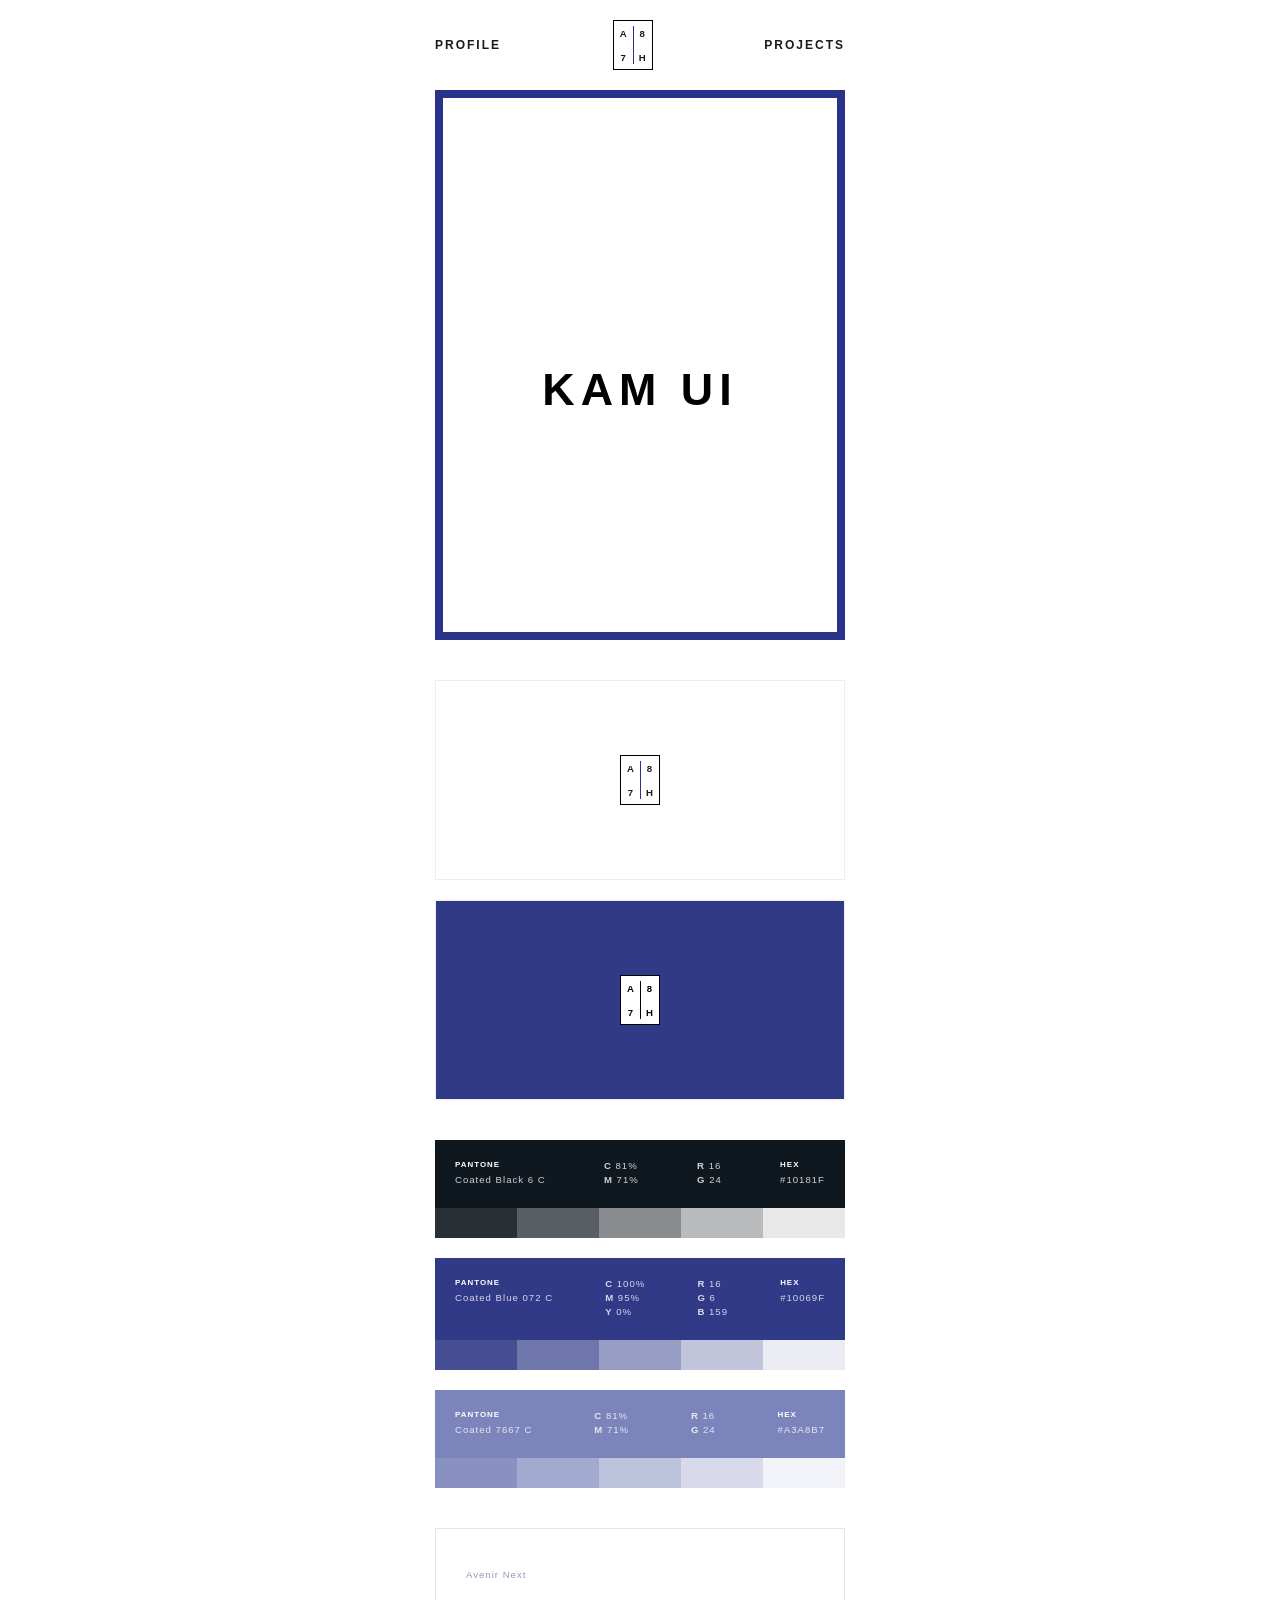
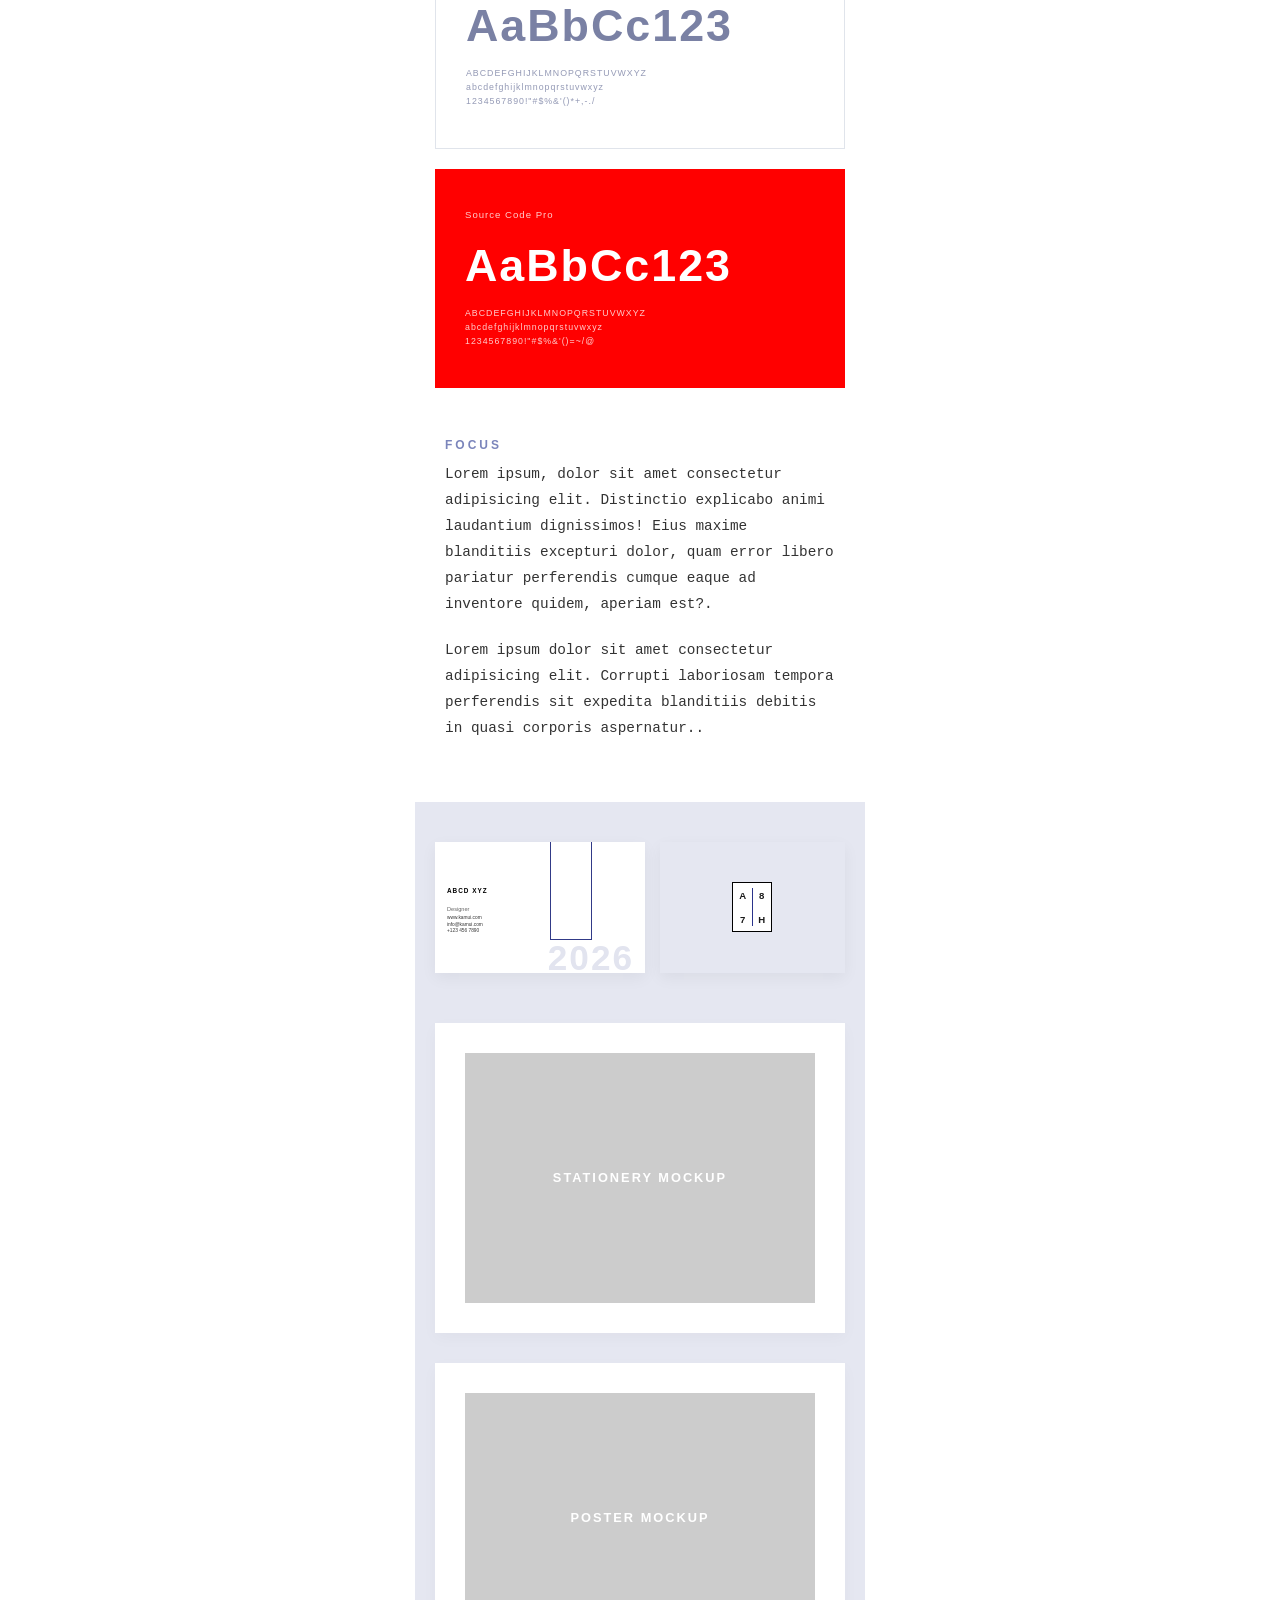
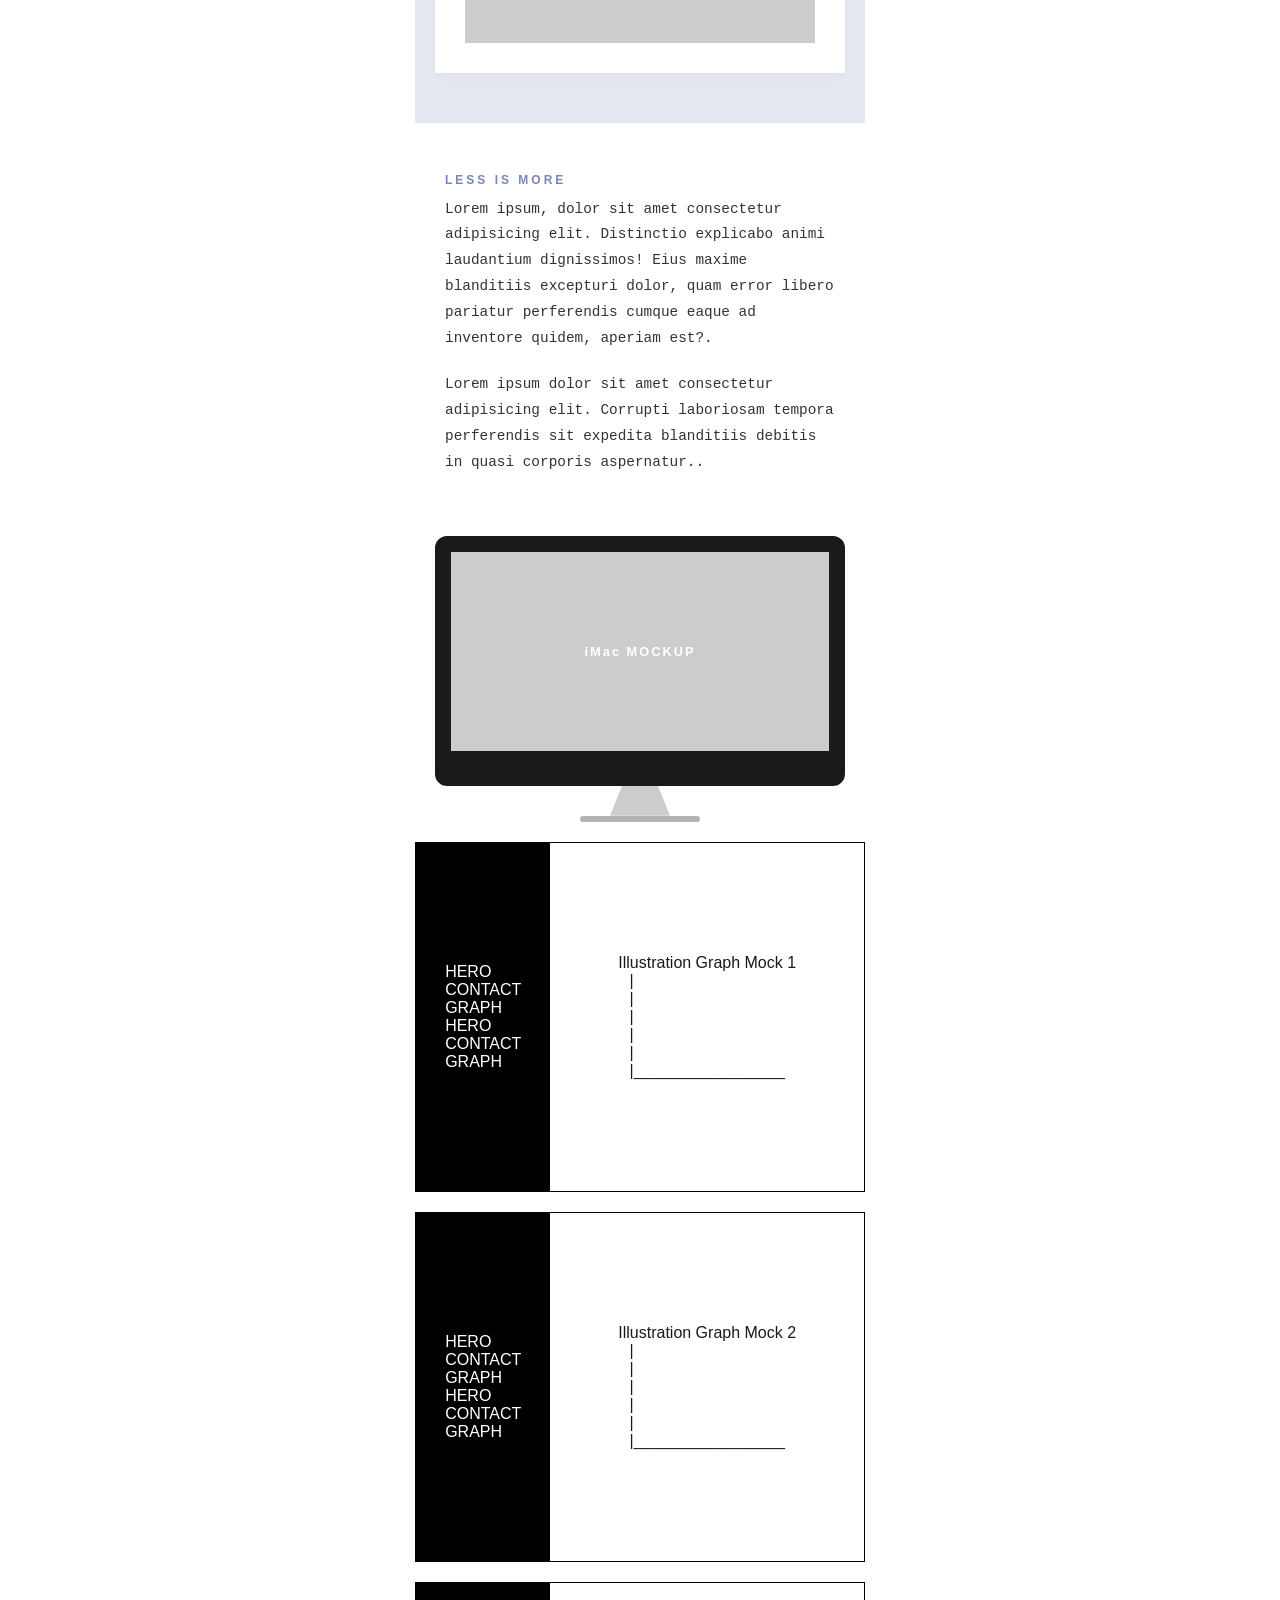
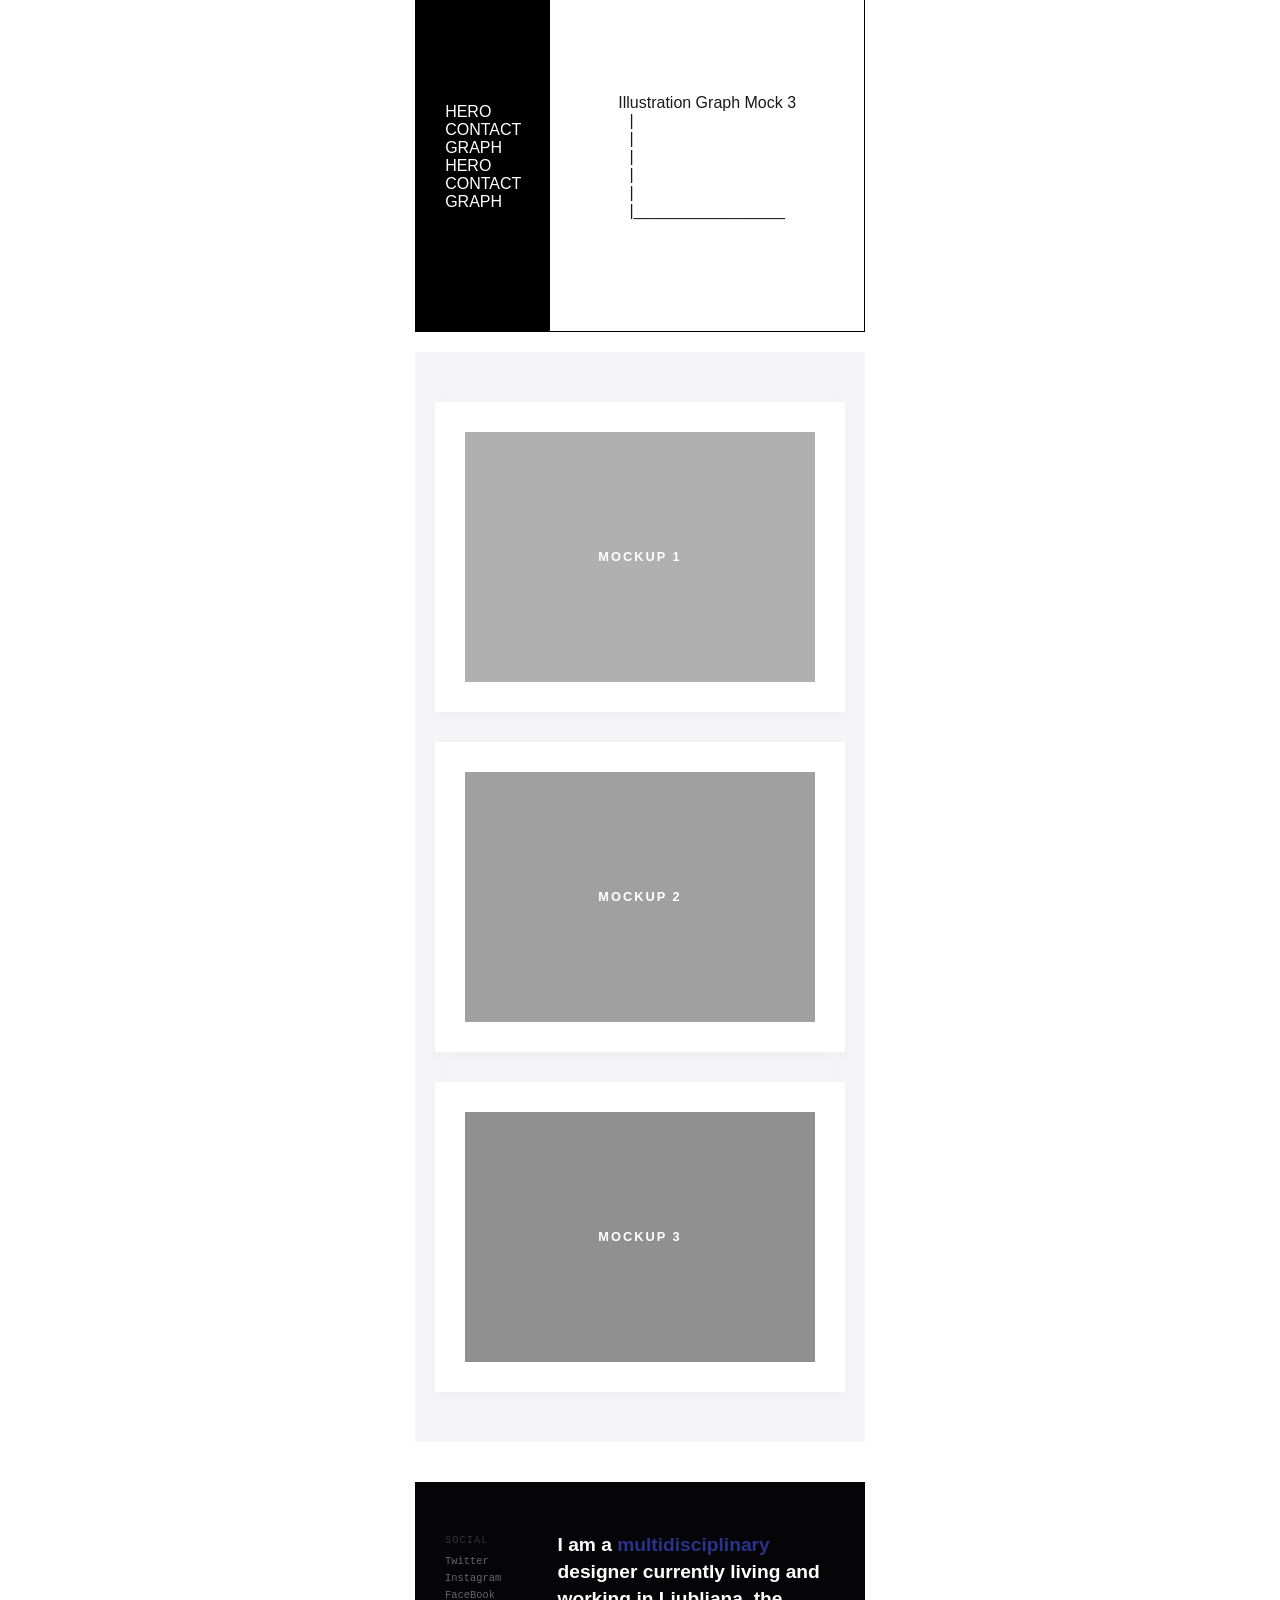
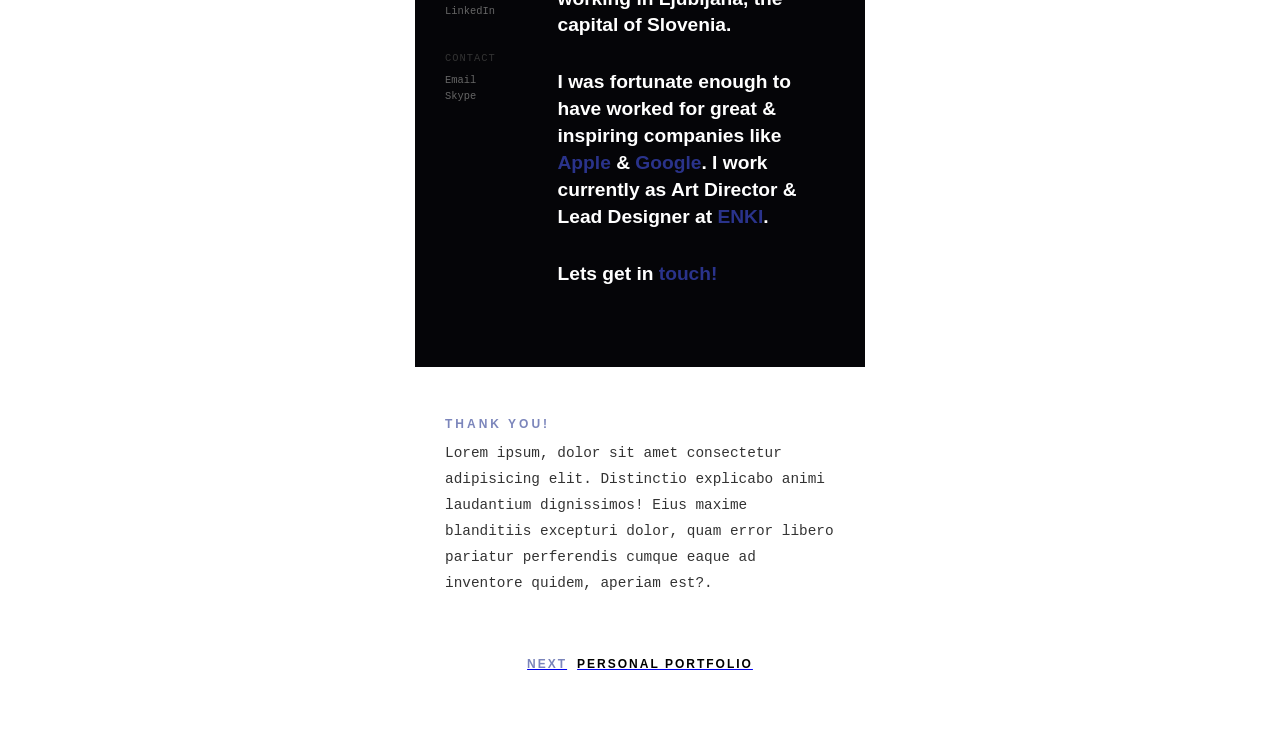
<file: kamui.html>
<!DOCTYPE html>
<html lang="en">

<head>
    <meta charset="UTF-8">
    <meta name="viewport" content="width=device-width, initial-scale=1.0">
    <title>Portfolio</title>
    <link rel="stylesheet" href="main.css">
</head>

<body>

    <div class="mobile-container">

        <header class="header">
            <div class="nav-item">PROFILE</div>
            <div class="logo">
                <span>A</span><span>8</span>
                <span>7</span><span>H</span>
            </div>
            <div class="nav-item">PROJECTS</div>
        </header>

        <main class="hero-section">
            <div class="blue-frame"></div>
            <h1 class="hero-title"><br>KAM UI</h1>
        </main>

        <section class="logo-blocks">
            <div class="logo-box white">
                <div class="logo"><span>A</span><span>8</span><span>7</span><span>H</span></div>
            </div>
            <div class="logo-box blue">
                <div class="logo"><span>A</span><span>8</span><span>7</span><span>H</span></div>
            </div>
        </section>



        <section class="palette">
            <div class="color-card c-black">
                <div class="color-data">
                    <div>
                        <h5>PANTONE</h5>
                        <p>Coated Black 6 C</p>
                    </div>
                    <div>
                        <p><strong>C</strong> 81%</p>
                        <p><strong>M</strong> 71%</p>
                    </div>
                    <div>
                        <p><strong>R</strong> 16</p>
                        <p><strong>G</strong> 24</p>
                    </div>
                    <div>
                        <h5>HEX</h5>
                        <p>#10181F</p>
                    </div>
                </div>
                <div class="swatches">
                    <div class="swatch"></div>
                    <div class="swatch"></div>
                    <div class="swatch"></div>
                    <div class="swatch"></div>
                    <div class="swatch"></div>
                </div>
            </div>

            <div class="color-card c-blue">
                <div class="color-data">
                    <div>
                        <h5>PANTONE</h5>
                        <p>Coated Blue 072 C</p>
                    </div>
                    <div>
                        <p><strong>C</strong> 100%</p>
                        <p><strong>M</strong> 95%</p>
                        <p><strong>Y</strong> 0%</p>
                    </div>
                    <div>
                        <p><strong>R</strong> 16</p>
                        <p><strong>G</strong> 6</p>
                        <p><strong>B</strong> 159</p>
                    </div>
                    <div>
                        <h5>HEX</h5>
                        <p>#10069F</p>
                    </div>
                </div>
                <div class="swatches">
                    <div class="swatch"></div>
                    <div class="swatch"></div>
                    <div class="swatch"></div>
                    <div class="swatch"></div>
                    <div class="swatch"></div>
                </div>
            </div>

            <div class="color-card c-gray">
                <div class="color-data">
                    <div>
                        <h5>PANTONE</h5>
                        <p>Coated 7667 C</p>
                    </div>
                    <div>
                        <p><strong>C</strong> 81%</p>
                        <p><strong>M</strong> 71%</p>
                    </div>
                    <div>
                        <p><strong>R</strong> 16</p>
                        <p><strong>G</strong> 24</p>
                    </div>
                    <div>
                        <h5>HEX</h5>
                        <p>#A3A8B7</p>
                    </div>
                </div>
                <div class="swatches">
                    <div class="swatch"></div>
                    <div class="swatch"></div>
                    <div class="swatch"></div>
                    <div class="swatch"></div>
                    <div class="swatch"></div>
                </div>
            </div>
        </section>


        <section class="typography-showcase">

            <div class="typo-card typo-light">
                <p class="typo-name mono-text">Avenir Next</p>
                <h2 class="typo-display sans-font">AaBbCc123</h2>
                <div class="typo-characters sans-font">
                    <p>ABCDEFGHIJKLMNOPQRSTUVWXYZ</p>
                    <p>abcdefghijklmnopqrstuvwxyz</p>
                    <p>1234567890!"#$%&'()*+,-./</p>
                </div>
            </div>

            <div class="typo-card typo-dark bg-blue">
                <p class="typo-name mono-text">Source Code Pro</p>
                <h2 class="typo-display mono-text">AaBbCc123</h2>
                <div class="typo-characters mono-text">
                    <p>ABCDEFGHIJKLMNOPQRSTUVWXYZ</p>
                    <p>abcdefghijklmnopqrstuvwxyz</p>
                    <p>1234567890!"#$%&'()=~/@</p>
                </div>
            </div>

        </section>


        <section class="text-section">
            <h4 class="info-label">FOCUS</h4>
            <p>Lorem ipsum, dolor sit amet consectetur adipisicing elit. Distinctio explicabo animi laudantium
                dignissimos! Eius maxime blanditiis excepturi dolor, quam error libero pariatur perferendis cumque eaque
                ad inventore quidem, aperiam est?.</p>
            <p>Lorem ipsum dolor sit amet consectetur adipisicing elit. Corrupti laboriosam tempora perferendis sit
                expedita blanditiis debitis in quasi corporis aspernatur..</p>
        </section>




        <section class="business-cards-section">

            <div class="flat-cards-container">
                <div class="biz-card card-front mono-text">
                    <div class="card-content">
                        <div class="card-title">
                            <strong>ABCD XYZ</strong><br>
                            <span>Designer</span>
                        </div>
                        <div class="card-contact">
                            www.kamui.com<br>
                            info@kamui.com<br>
                            +123 456 7890
                        </div>
                    </div>
                    <div class="card-blue-border"></div>
                    <div class="card-watermark sans-font">2026</div>
                </div>

                <div class="biz-card card-back bg-blue">
                    <div class="logo logo-white">
                        <span>A</span><span>8</span>
                        <span>7</span><span>H</span>
                    </div>
                </div>
            </div>

        </section>

        <section class="keep-going-mockups">

            <div class="mockup-item">
                <div class="png-block block-stationery-flatlay">STATIONERY MOCKUP</div>
            </div>

            <div class="mockup-item">
                <div class="png-block block-poster">POSTER MOCKUP</div>
            </div>

        </section>



        <section class="text-section" style="margin-top: 50px;">
            <h4 class="info-label">LESS IS MORE</h4>
            <p>Lorem ipsum, dolor sit amet consectetur adipisicing elit. Distinctio explicabo animi laudantium
                dignissimos! Eius maxime blanditiis excepturi dolor, quam error libero pariatur perferendis cumque eaque
                ad inventore quidem, aperiam est?.</p>
            <p>Lorem ipsum dolor sit amet consectetur adipisicing elit. Corrupti laboriosam tempora perferendis sit
                expedita blanditiis debitis in quasi corporis aspernatur..</p>
        </section>

        <div class="device-mockup-container" style="margin-bottom: 20px;">
            <div class="png-block block-imac">
                iMac MOCKUP
            </div>
            <div class="imac-stand"></div>
            <div class="imac-base"></div>
        </div>


        <div class="outer"
            style="display: flex; height: 350px; width: 100%; border: 1px solid black; margin-bottom: 20px;">
            <div class="left"
                style="width:30%; background-color: black; color: white; display: flex; align-items: center; justify-content: center; background-color: black; color: white; padding: 10px; flex-direction: column;">
                <div>
                    <p>HERO</p>
                    <p>CONTACT</p>
                    <p>GRAPH</p>
                </div>
                <div>
                    <p>HERO</p>
                    <p>CONTACT</p>
                    <p>GRAPH</p>
                </div>
            </div>

            <div class="right"
                style="width:70%; display: flex; align-items: center; justify-content: center; padding: 10px; flex-direction: column;">
                Illustration Graph Mock 1
                <div>
                    <p>|</p>
                    <p>|</p>
                    <p>|</p>
                    <p>|</p>
                    <p>|</p>
                    <p>|_________________</p>
                </div>
            </div>
        </div>


        <div class="outer"
            style="display: flex; height: 350px; width: 100%; border: 1px solid black; margin-bottom: 20px;">
            <div class="left"
                style="width:30%; background-color: black; color: white; display: flex; align-items: center; justify-content: center; background-color: black; color: white; padding: 10px; flex-direction: column;">
                <div>
                    <p>HERO</p>
                    <p>CONTACT</p>
                    <p>GRAPH</p>
                </div>
                <div>
                    <p>HERO</p>
                    <p>CONTACT</p>
                    <p>GRAPH</p>
                </div>
            </div>

            <div class="right"
                style="width:70%; display: flex; align-items: center; justify-content: center; padding: 10px; flex-direction: column;">
                Illustration Graph Mock 2
                <div>
                    <p>|</p>
                    <p>|</p>
                    <p>|</p>
                    <p>|</p>
                    <p>|</p>
                    <p>|_________________</p>
                </div>
            </div>
        </div>


        <div class="outer"
            style="display: flex; height: 350px; width: 100%; border: 1px solid black; margin-bottom: 20px;">
            <div class="left"
                style="width:30%; background-color: black; color: white; display: flex; align-items: center; justify-content: center; background-color: black; color: white; padding: 10px; flex-direction: column;">
                <div>
                    <p>HERO</p>
                    <p>CONTACT</p>
                    <p>GRAPH</p>
                </div>
                <div>
                    <p>HERO</p>
                    <p>CONTACT</p>
                    <p>GRAPH</p>
                </div>
            </div>

            <div class="right"
                style="width:70%; display: flex; align-items: center; justify-content: center; padding: 10px; flex-direction: column;">
                Illustration Graph Mock 3
                <div>
                    <p>|</p>
                    <p>|</p>
                    <p>|</p>
                    <p>|</p>
                    <p>|</p>
                    <p>|_________________</p>
                </div>
            </div>
        </div>

        <section class="mockup-gallery">

            <div class="mockup-item">
                <div class="png-block block-cards">MOCKUP 1</div>
            </div>

            <div class="mockup-item">
                <div class="png-block block-stack">MOCKUP 2</div>
            </div>

            <div class="mockup-item">
                <div class="png-block block-stationery">MOCKUP 3</div>
            </div>



        </section>

















































        <section class="dark-section">
            <div class="dark-layout">
                <div class="dark-sidebar">
                    <div class="sidebar-block">
                        <span>SOCIAL</span>
                        Twitter<br>Instagram<br>FaceBook<br>LinkedIn
                    </div>
                    <div class="sidebar-block">
                        <span>CONTACT</span>
                        Email<br>Skype
                    </div>
                </div>
                <div class="dark-content">
                    <p>I am a <span class="highlight-blue">multidisciplinary</span> designer currently living and
                        working in Ljubljana, the capital of Slovenia.</p>
                    <p>I was fortunate enough to have worked for great & inspiring companies like <span
                            class="highlight-blue">Apple</span> & <span class="highlight-blue">Google</span>. I work
                        currently as Art Director & Lead Designer at <span class="highlight-blue">ENKI</span>.</p>
                    <p>Lets get in <span class="highlight-blue">touch!</span></p>
                </div>
            </div>
        </section>

        <section class="text-section" style="margin-top: 50px;">
            <h4 class="info-label">THANK YOU!</h4>
            <p>Lorem ipsum, dolor sit amet consectetur adipisicing elit. Distinctio explicabo animi laudantium
                dignissimos! Eius maxime blanditiis excepturi dolor, quam error libero pariatur perferendis cumque eaque
                ad inventore quidem, aperiam est?.</p>
        </section>

        <footer class="project-list">
            <ul>
                <a href="page2.html">
                    <li><span>NEXT</span> PERSONAL PORTFOLIO</li>
                </a>
            </ul>
        </footer>


    </div>

</body>

</html>
</file>
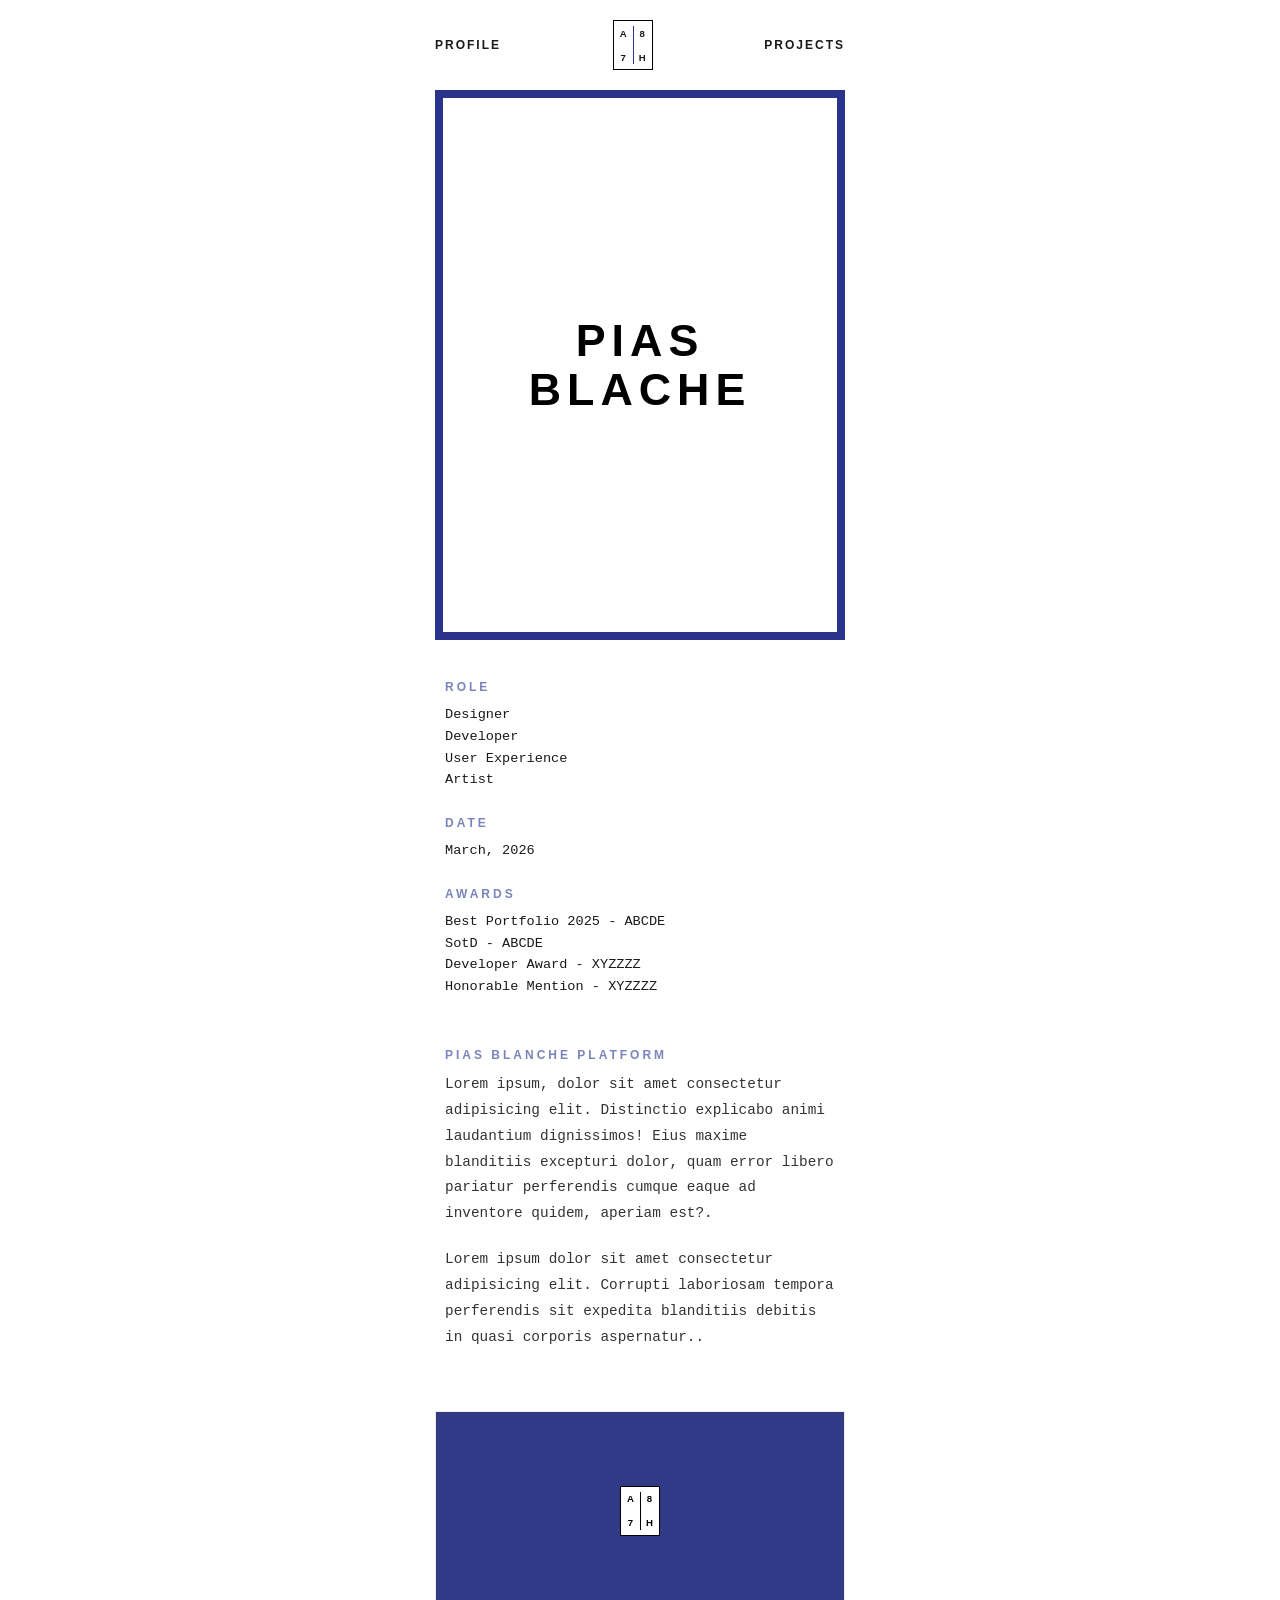
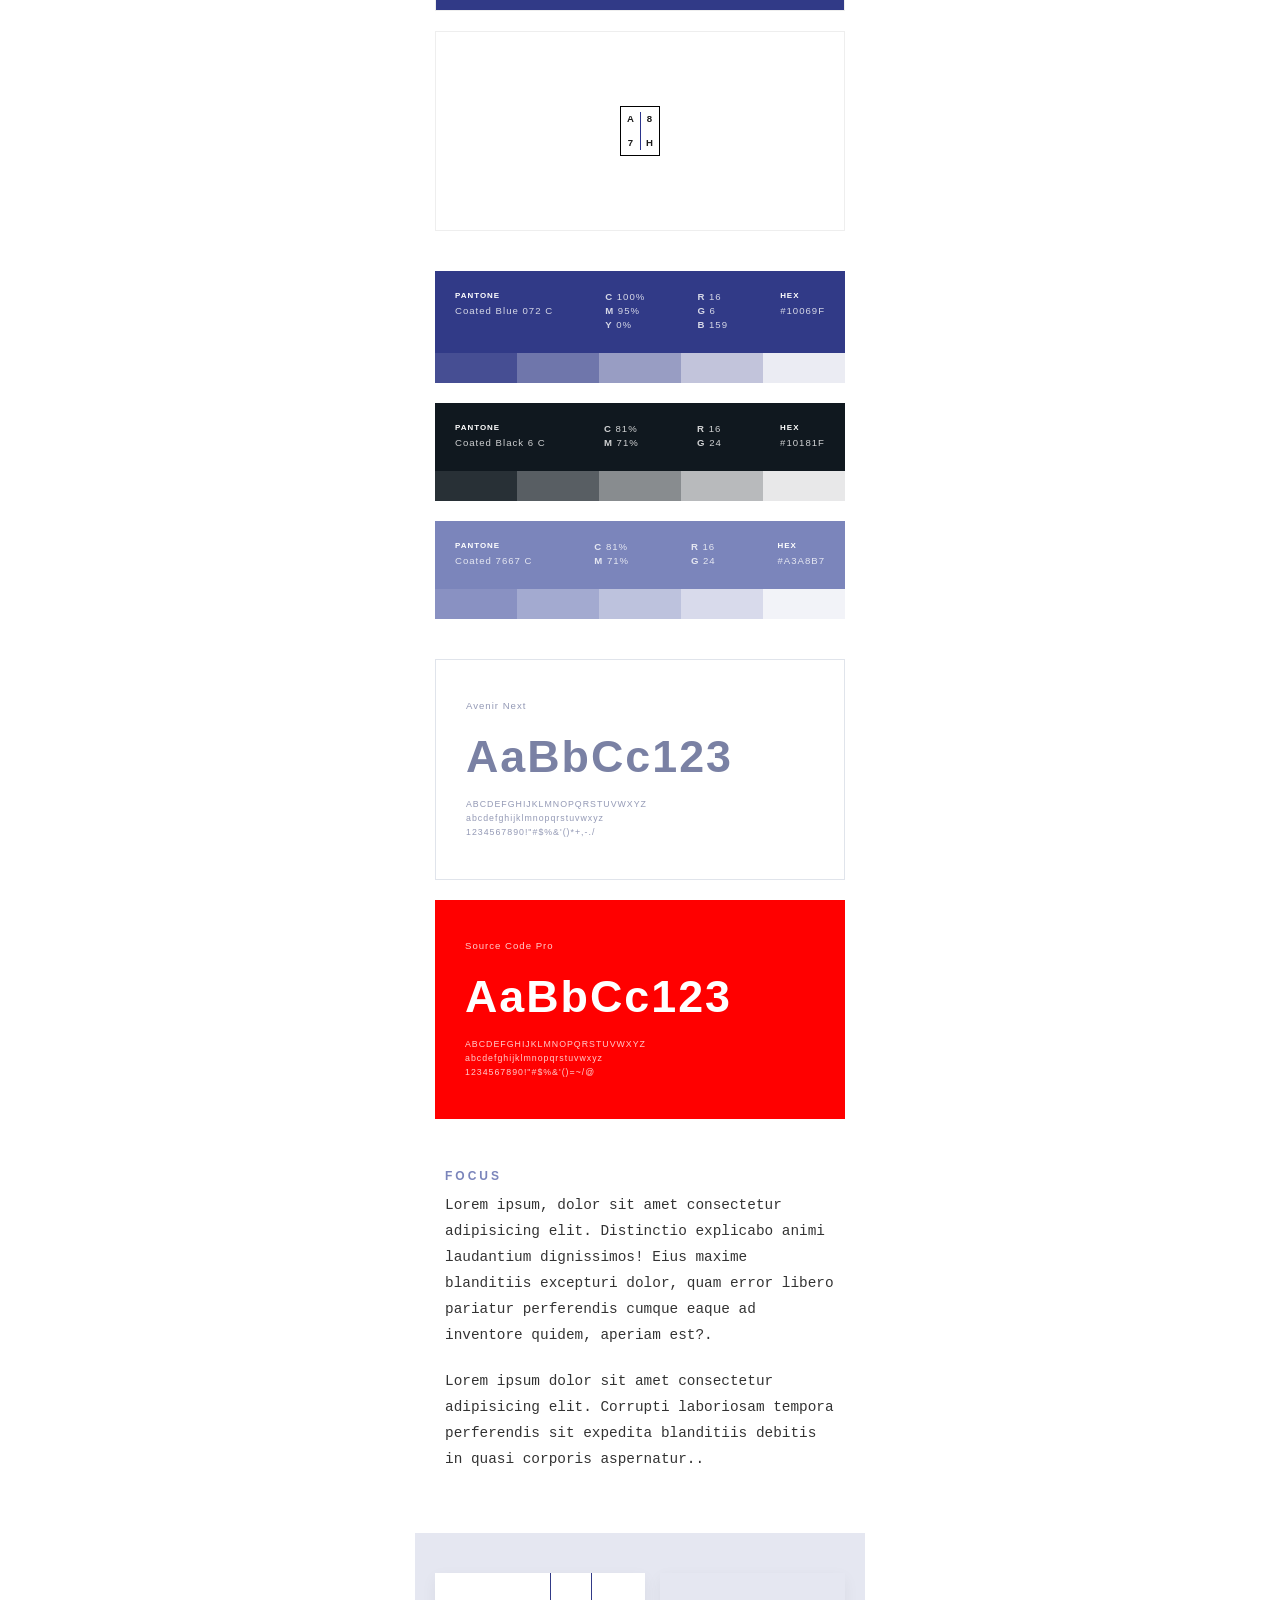
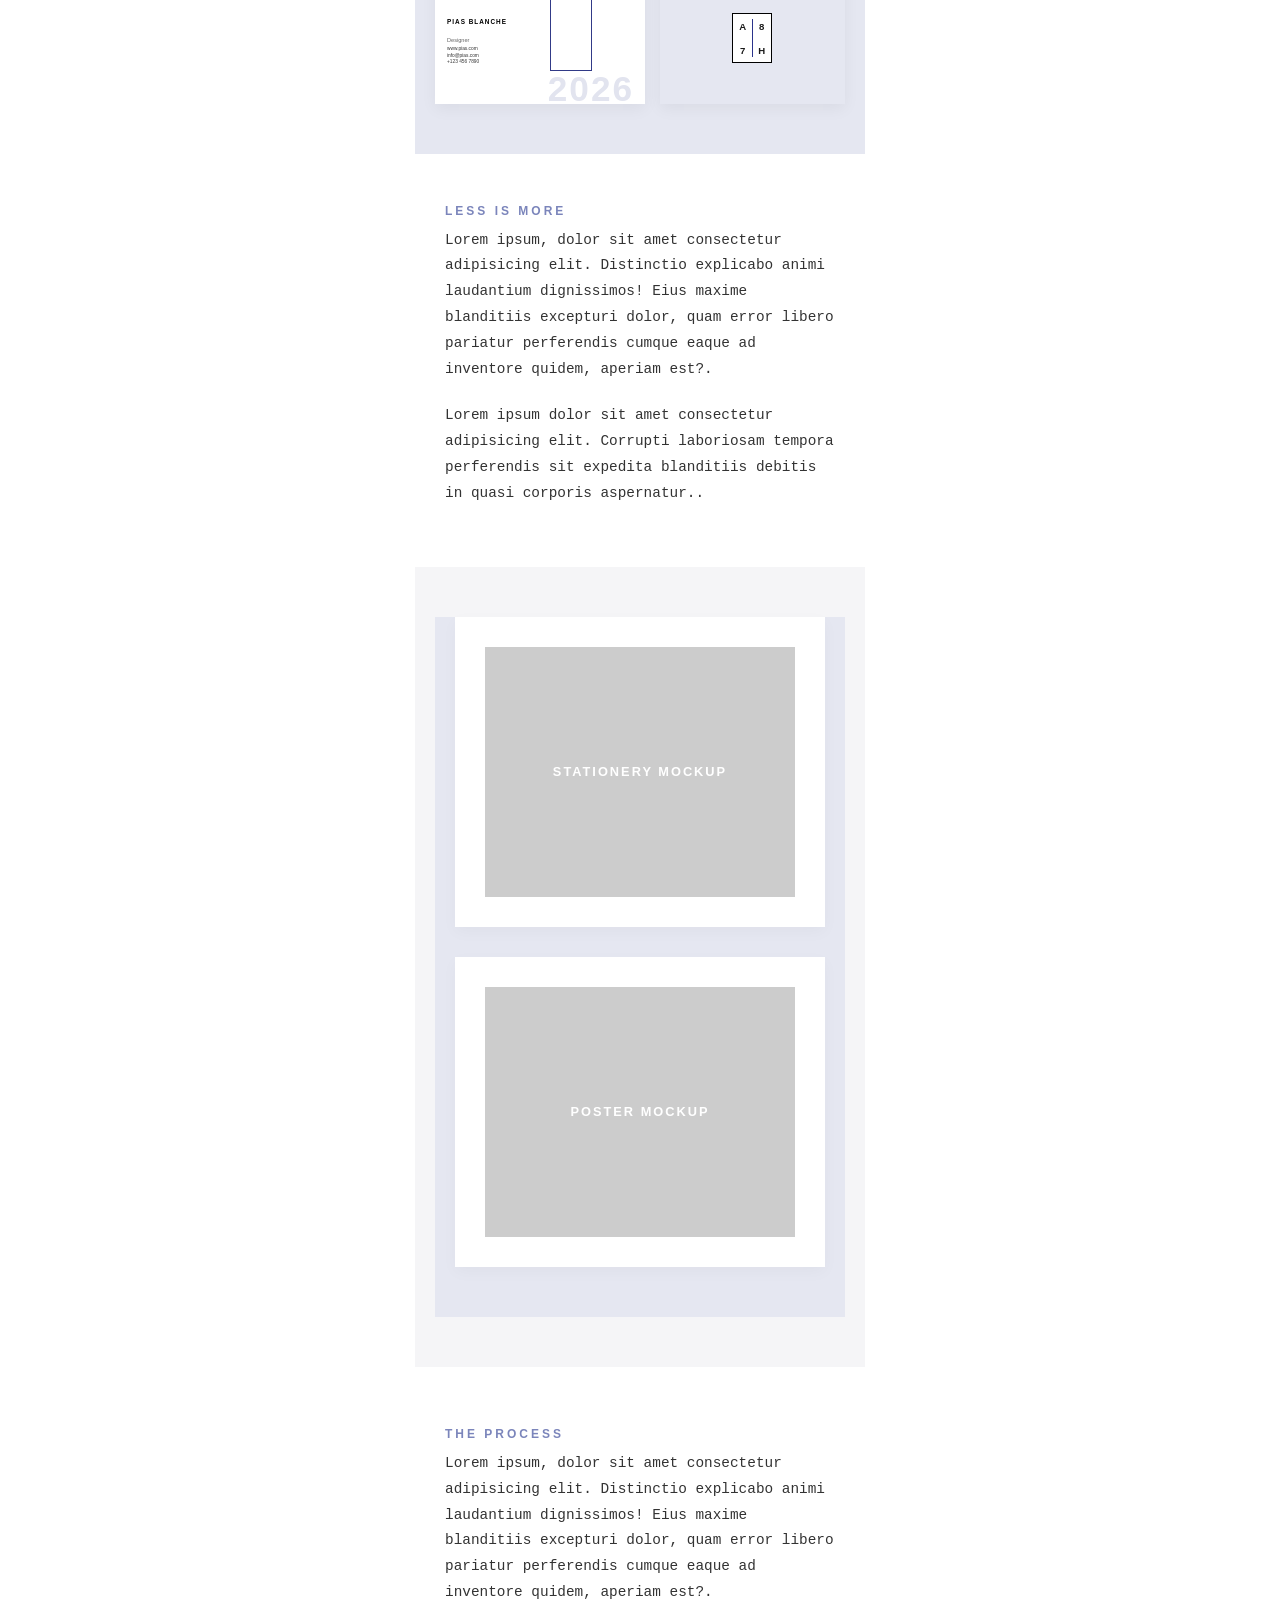
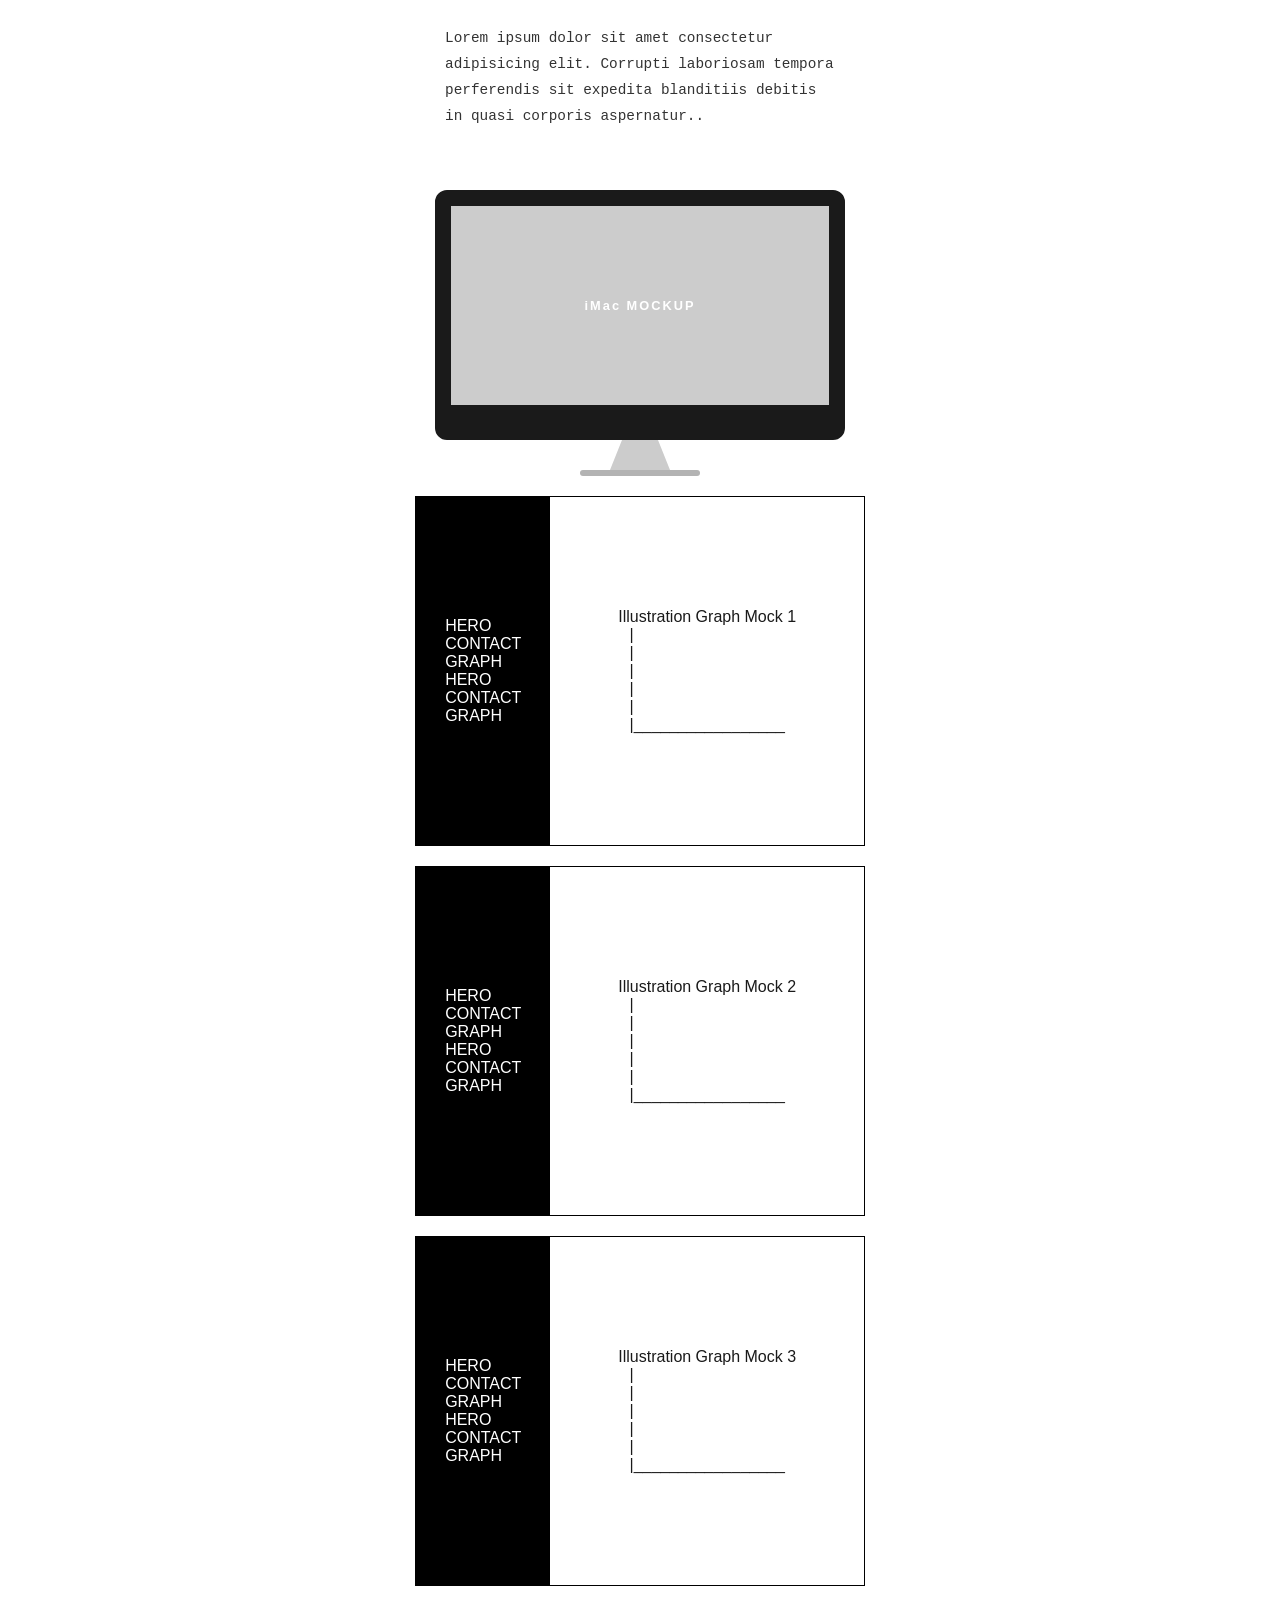
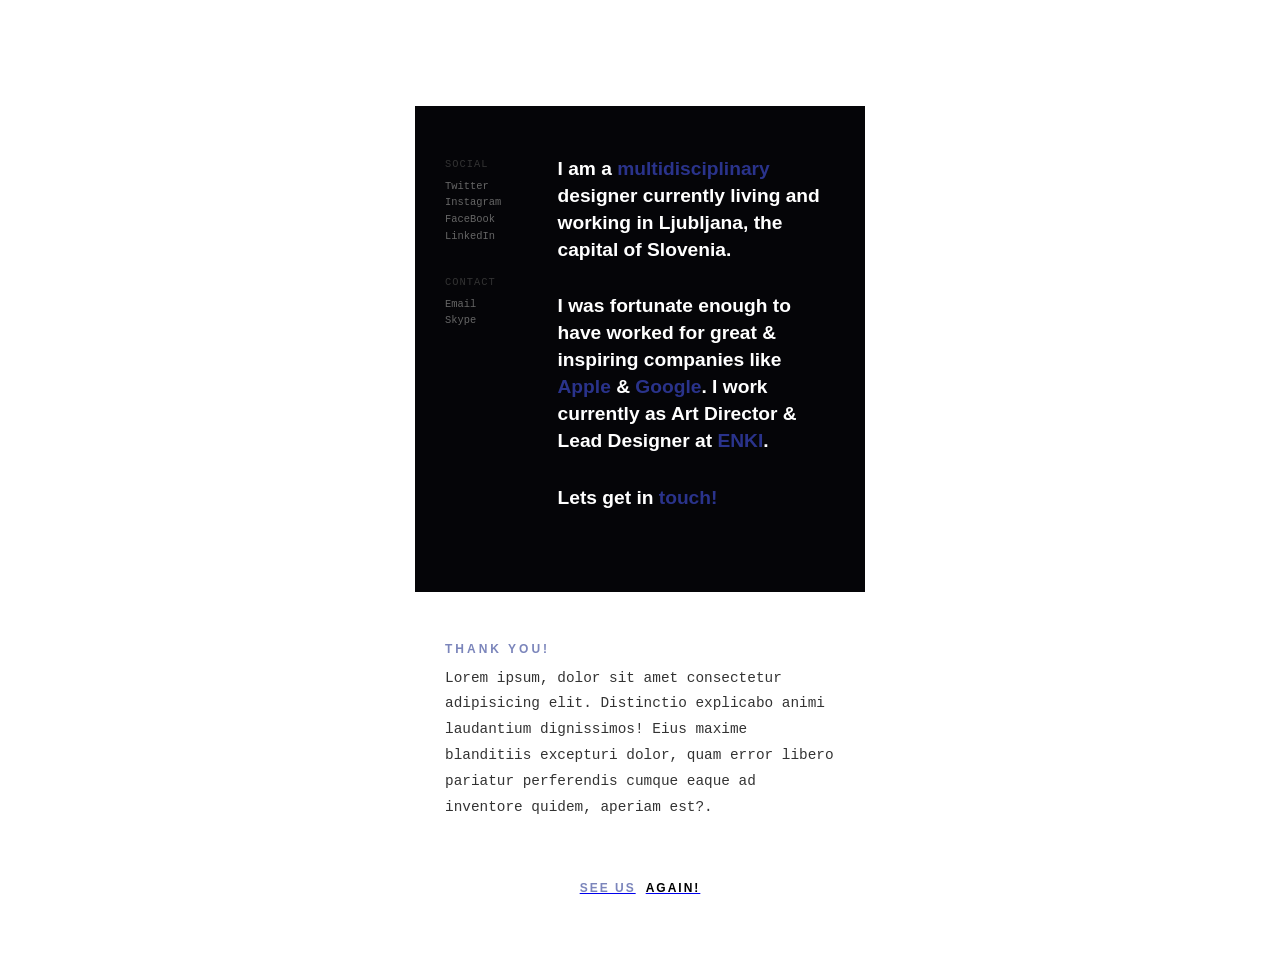
<file: pias.html>
<!DOCTYPE html>
<html lang="en">

<head>
    <meta charset="UTF-8">
    <meta name="viewport" content="width=device-width, initial-scale=1.0">
    <title>PIAS BLACHE</title>
    <link rel="stylesheet" href="main.css">
</head>

<body>

    <div class="mobile-container">

        <header class="header">
            <div class="nav-item">PROFILE</div>
            <div class="logo">
                <span>A</span><span>8</span>
                <span>7</span><span>H</span>
            </div>
            <div class="nav-item">PROJECTS</div>
        </header>

        <main class="hero-section">
            <div class="blue-frame"></div>
            <h1 class="hero-title">PIAS<br>BLACHE</h1>
        </main>

        <section class="project-info">
            <div class="info-block">
                <h4 class="info-label">ROLE</h4>
                <div class="info-content">
                    Designer<br>
                    Developer<br>
                    User Experience<br>
                    Artist
                </div>
            </div>

            <div class="info-block">
                <h4 class="info-label">DATE</h4>
                <div class="info-content">March, 2026</div>
            </div>

            <div class="info-block">
                <h4 class="info-label">AWARDS</h4>
                <div class="info-content">
                    Best Portfolio 2025 - ABCDE<br>
                    SotD - ABCDE<br>
                    Developer Award - XYZZZZ<br>
                    Honorable Mention - XYZZZZ
                </div>
            </div>
        </section>

        <section class="text-section">
            <h4 class="info-label">PIAS BLANCHE PLATFORM</h4>
            <p>Lorem ipsum, dolor sit amet consectetur adipisicing elit. Distinctio explicabo animi laudantium
                dignissimos! Eius maxime blanditiis excepturi dolor, quam error libero pariatur perferendis cumque eaque
                ad inventore quidem, aperiam est?.</p>
            <p>Lorem ipsum dolor sit amet consectetur adipisicing elit. Corrupti laboriosam tempora perferendis sit
                expedita blanditiis debitis in quasi corporis aspernatur..</p>
        </section>

        <section class="logo-blocks">
            <div class="logo-box blue">
                <div class="logo"><span>A</span><span>8</span><span>7</span><span>H</span></div>
            </div>
            <div class="logo-box white">
                <div class="logo"><span>A</span><span>8</span><span>7</span><span>H</span></div>
            </div>
        </section>



        <section class="palette">
            <div class="color-card c-blue">
                <div class="color-data">
                    <div>
                        <h5>PANTONE</h5>
                        <p>Coated Blue 072 C</p>
                    </div>
                    <div>
                        <p><strong>C</strong> 100%</p>
                        <p><strong>M</strong> 95%</p>
                        <p><strong>Y</strong> 0%</p>
                    </div>
                    <div>
                        <p><strong>R</strong> 16</p>
                        <p><strong>G</strong> 6</p>
                        <p><strong>B</strong> 159</p>
                    </div>
                    <div>
                        <h5>HEX</h5>
                        <p>#10069F</p>
                    </div>
                </div>
                <div class="swatches">
                    <div class="swatch"></div>
                    <div class="swatch"></div>
                    <div class="swatch"></div>
                    <div class="swatch"></div>
                    <div class="swatch"></div>
                </div>
            </div>
            <div class="color-card c-black">
                <div class="color-data">
                    <div>
                        <h5>PANTONE</h5>
                        <p>Coated Black 6 C</p>
                    </div>
                    <div>
                        <p><strong>C</strong> 81%</p>
                        <p><strong>M</strong> 71%</p>
                    </div>
                    <div>
                        <p><strong>R</strong> 16</p>
                        <p><strong>G</strong> 24</p>
                    </div>
                    <div>
                        <h5>HEX</h5>
                        <p>#10181F</p>
                    </div>
                </div>
                <div class="swatches">
                    <div class="swatch"></div>
                    <div class="swatch"></div>
                    <div class="swatch"></div>
                    <div class="swatch"></div>
                    <div class="swatch"></div>
                </div>
            </div>
            <div class="color-card c-gray">
                <div class="color-data">
                    <div>
                        <h5>PANTONE</h5>
                        <p>Coated 7667 C</p>
                    </div>
                    <div>
                        <p><strong>C</strong> 81%</p>
                        <p><strong>M</strong> 71%</p>
                    </div>
                    <div>
                        <p><strong>R</strong> 16</p>
                        <p><strong>G</strong> 24</p>
                    </div>
                    <div>
                        <h5>HEX</h5>
                        <p>#A3A8B7</p>
                    </div>
                </div>
                <div class="swatches">
                    <div class="swatch"></div>
                    <div class="swatch"></div>
                    <div class="swatch"></div>
                    <div class="swatch"></div>
                    <div class="swatch"></div>
                </div>
            </div>
        </section>


        <section class="typography-showcase">

            <div class="typo-card typo-light">
                <p class="typo-name mono-text">Avenir Next</p>
                <h2 class="typo-display sans-font">AaBbCc123</h2>
                <div class="typo-characters sans-font">
                    <p>ABCDEFGHIJKLMNOPQRSTUVWXYZ</p>
                    <p>abcdefghijklmnopqrstuvwxyz</p>
                    <p>1234567890!"#$%&'()*+,-./</p>
                </div>
            </div>

            <div class="typo-card typo-dark bg-blue">
                <p class="typo-name mono-text">Source Code Pro</p>
                <h2 class="typo-display mono-text">AaBbCc123</h2>
                <div class="typo-characters mono-text">
                    <p>ABCDEFGHIJKLMNOPQRSTUVWXYZ</p>
                    <p>abcdefghijklmnopqrstuvwxyz</p>
                    <p>1234567890!"#$%&'()=~/@</p>
                </div>
            </div>

        </section>


        <section class="text-section">
            <h4 class="info-label">FOCUS</h4>
            <p>Lorem ipsum, dolor sit amet consectetur adipisicing elit. Distinctio explicabo animi laudantium
                dignissimos! Eius maxime blanditiis excepturi dolor, quam error libero pariatur perferendis cumque eaque
                ad inventore quidem, aperiam est?.</p>
            <p>Lorem ipsum dolor sit amet consectetur adipisicing elit. Corrupti laboriosam tempora perferendis sit
                expedita blanditiis debitis in quasi corporis aspernatur..</p>
        </section>


        <section class="business-cards-section">

            <div class="flat-cards-container">
                <div class="biz-card card-front mono-text">
                    <div class="card-content">
                        <div class="card-title">
                            <strong>PIAS BLANCHE</strong><br>
                            <span>Designer</span>
                        </div>
                        <div class="card-contact">
                            www.pias.com<br>
                            info@pias.com<br>
                            +123 456 7890
                        </div>
                    </div>
                    <div class="card-blue-border"></div>
                    <div class="card-watermark sans-font">2026</div>
                </div>

                <div class="biz-card card-back bg-blue">
                    <div class="logo logo-white">
                        <span>A</span><span>8</span>
                        <span>7</span><span>H</span>
                    </div>
                </div>
            </div>

        </section>



        <section class="text-section" style="margin-top: 50px;">
            <h4 class="info-label">LESS IS MORE</h4>
            <p>Lorem ipsum, dolor sit amet consectetur adipisicing elit. Distinctio explicabo animi laudantium
                dignissimos! Eius maxime blanditiis excepturi dolor, quam error libero pariatur perferendis cumque eaque
                ad inventore quidem, aperiam est?.</p>
            <p>Lorem ipsum dolor sit amet consectetur adipisicing elit. Corrupti laboriosam tempora perferendis sit
                expedita blanditiis debitis in quasi corporis aspernatur..</p>
        </section>

        <section class="mockup-gallery">

            <section class="keep-going-mockups">

                <div class="mockup-item">
                    <div class="png-block block-stationery-flatlay">STATIONERY MOCKUP</div>
                </div>

                <div class="mockup-item">
                    <div class="png-block block-poster">POSTER MOCKUP</div>
                </div>

            </section>

        </section>

        <section class="less-is-more-section">

            <section class="text-section">
                <h4 class="info-label">THE PROCESS</h4>
                <p>Lorem ipsum, dolor sit amet consectetur adipisicing elit. Distinctio explicabo animi laudantium
                    dignissimos! Eius maxime blanditiis excepturi dolor, quam error libero pariatur perferendis cumque
                    eaque ad inventore quidem, aperiam est?.</p>
                <p>Lorem ipsum dolor sit amet consectetur adipisicing elit. Corrupti laboriosam tempora perferendis sit
                    expedita blanditiis debitis in quasi corporis aspernatur..</p>
            </section>

            <div class="device-mockup-container" style="margin-bottom: 20px;">
                <div class="png-block block-imac">
                    iMac MOCKUP
                </div>
                <div class="imac-stand"></div>
                <div class="imac-base"></div>
            </div>


            <div class="outer"
                style="display: flex; height: 350px; width: 100%; border: 1px solid black; margin-bottom: 20px;">
                <div class="left"
                    style="width:30%; background-color: black; color: white; display: flex; align-items: center; justify-content: center; background-color: black; color: white; padding: 10px; flex-direction: column;">
                    <div>
                        <p>HERO</p>
                        <p>CONTACT</p>
                        <p>GRAPH</p>
                    </div>
                    <div>
                        <p>HERO</p>
                        <p>CONTACT</p>
                        <p>GRAPH</p>
                    </div>
                </div>

                <div class="right"
                    style="width:70%; display: flex; align-items: center; justify-content: center; padding: 10px; flex-direction: column;">
                    Illustration Graph Mock 1
                    <div>
                        <p>|</p>
                        <p>|</p>
                        <p>|</p>
                        <p>|</p>
                        <p>|</p>
                        <p>|_________________</p>
                    </div>
                </div>
            </div>


            <div class="outer"
                style="display: flex; height: 350px; width: 100%; border: 1px solid black; margin-bottom: 20px;">
                <div class="left"
                    style="width:30%; background-color: black; color: white; display: flex; align-items: center; justify-content: center; background-color: black; color: white; padding: 10px; flex-direction: column;">
                    <div>
                        <p>HERO</p>
                        <p>CONTACT</p>
                        <p>GRAPH</p>
                    </div>
                    <div>
                        <p>HERO</p>
                        <p>CONTACT</p>
                        <p>GRAPH</p>
                    </div>
                </div>

                <div class="right"
                    style="width:70%; display: flex; align-items: center; justify-content: center; padding: 10px; flex-direction: column;">
                    Illustration Graph Mock 2
                    <div>
                        <p>|</p>
                        <p>|</p>
                        <p>|</p>
                        <p>|</p>
                        <p>|</p>
                        <p>|_________________</p>
                    </div>
                </div>
            </div>


            <div class="outer"
                style="display: flex; height: 350px; width: 100%; border: 1px solid black; margin-bottom: 20px;">
                <div class="left"
                    style="width:30%; background-color: black; color: white; display: flex; align-items: center; justify-content: center; background-color: black; color: white; padding: 10px; flex-direction: column;">
                    <div>
                        <p>HERO</p>
                        <p>CONTACT</p>
                        <p>GRAPH</p>
                    </div>
                    <div>
                        <p>HERO</p>
                        <p>CONTACT</p>
                        <p>GRAPH</p>
                    </div>
                </div>

                <div class="right"
                    style="width:70%; display: flex; align-items: center; justify-content: center; padding: 10px; flex-direction: column;">
                    Illustration Graph Mock 3
                    <div>
                        <p>|</p>
                        <p>|</p>
                        <p>|</p>
                        <p>|</p>
                        <p>|</p>
                        <p>|_________________</p>
                    </div>
                </div>
            </div>

        </section>
        <section class="dark-section">
            <div class="dark-layout">
                <div class="dark-sidebar">
                    <div class="sidebar-block">
                        <span>SOCIAL</span>
                        Twitter<br>Instagram<br>FaceBook<br>LinkedIn
                    </div>
                    <div class="sidebar-block">
                        <span>CONTACT</span>
                        Email<br>Skype
                    </div>
                </div>
                <div class="dark-content">
                    <p>I am a <span class="highlight-blue">multidisciplinary</span> designer currently living and
                        working in Ljubljana, the capital of Slovenia.</p>
                    <p>I was fortunate enough to have worked for great & inspiring companies like <span
                            class="highlight-blue">Apple</span> & <span class="highlight-blue">Google</span>. I work
                        currently as Art Director & Lead Designer at <span class="highlight-blue">ENKI</span>.</p>
                    <p>Lets get in <span class="highlight-blue">touch!</span></p>
                </div>
            </div>
        </section>

        <section class="text-section" style="margin-top: 50px;">
            <h4 class="info-label">THANK YOU!</h4>
            <p>Lorem ipsum, dolor sit amet consectetur adipisicing elit. Distinctio explicabo animi laudantium
                dignissimos! Eius maxime blanditiis excepturi dolor, quam error libero pariatur perferendis cumque eaque
                ad inventore quidem, aperiam est?.</p>
        </section>

        <footer class="project-list">
            <ul>
                <a href="index.html">
                    <li><span>SEE US</span> AGAIN!</li>
                </a>
            </ul>
        </footer>

    </div>

</body>

</html>
</file>
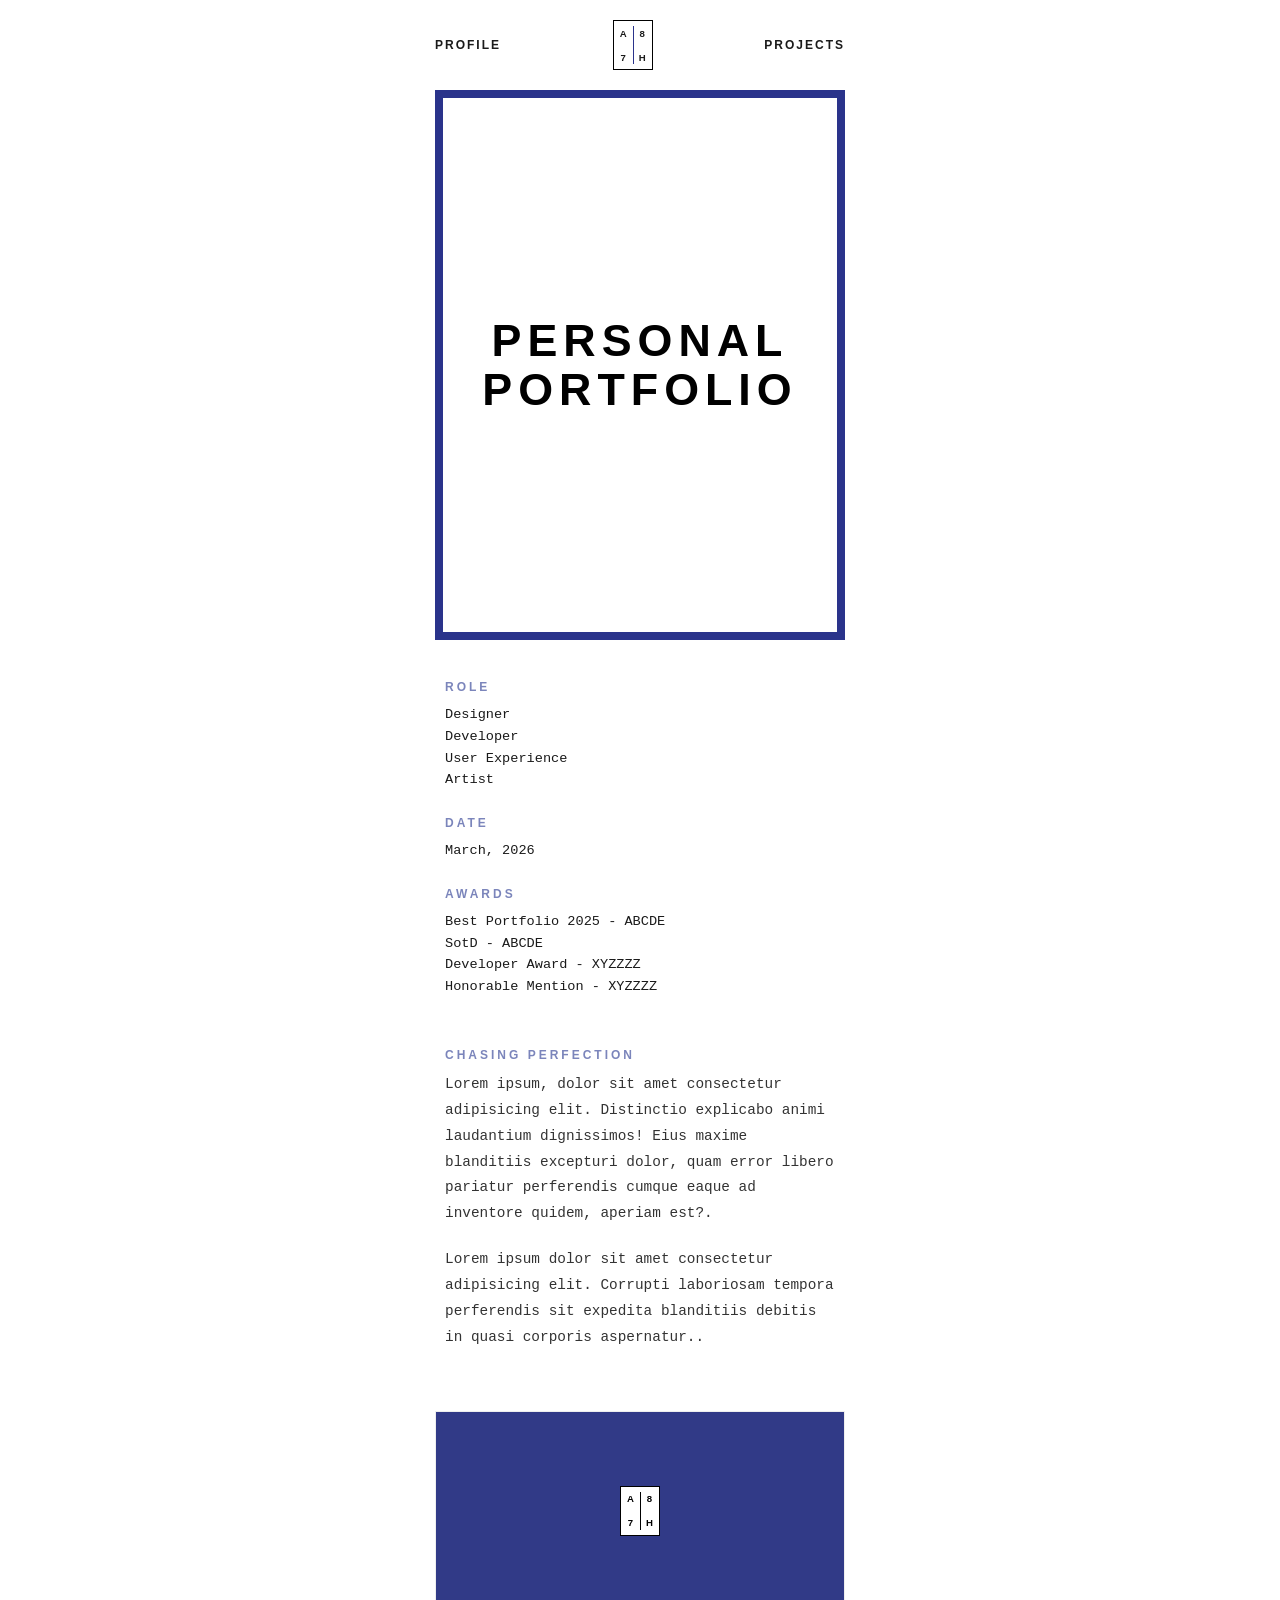
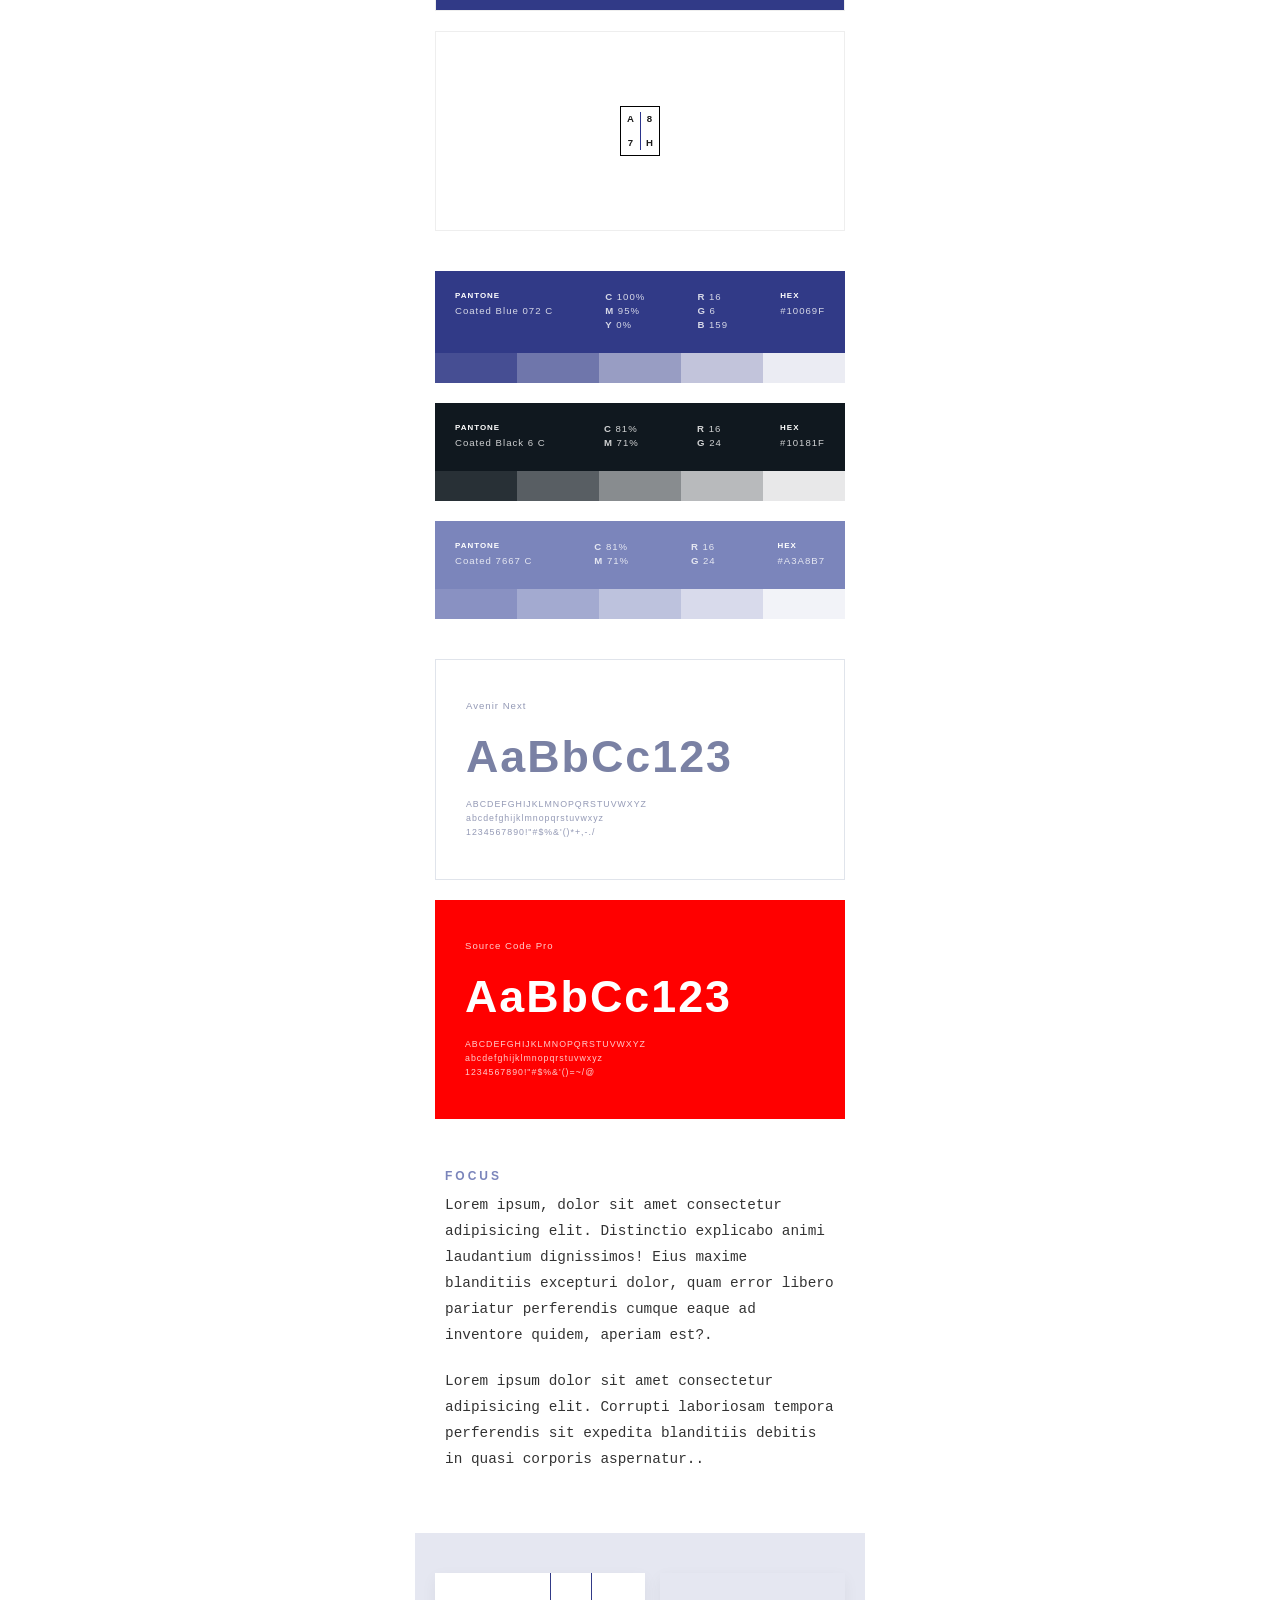
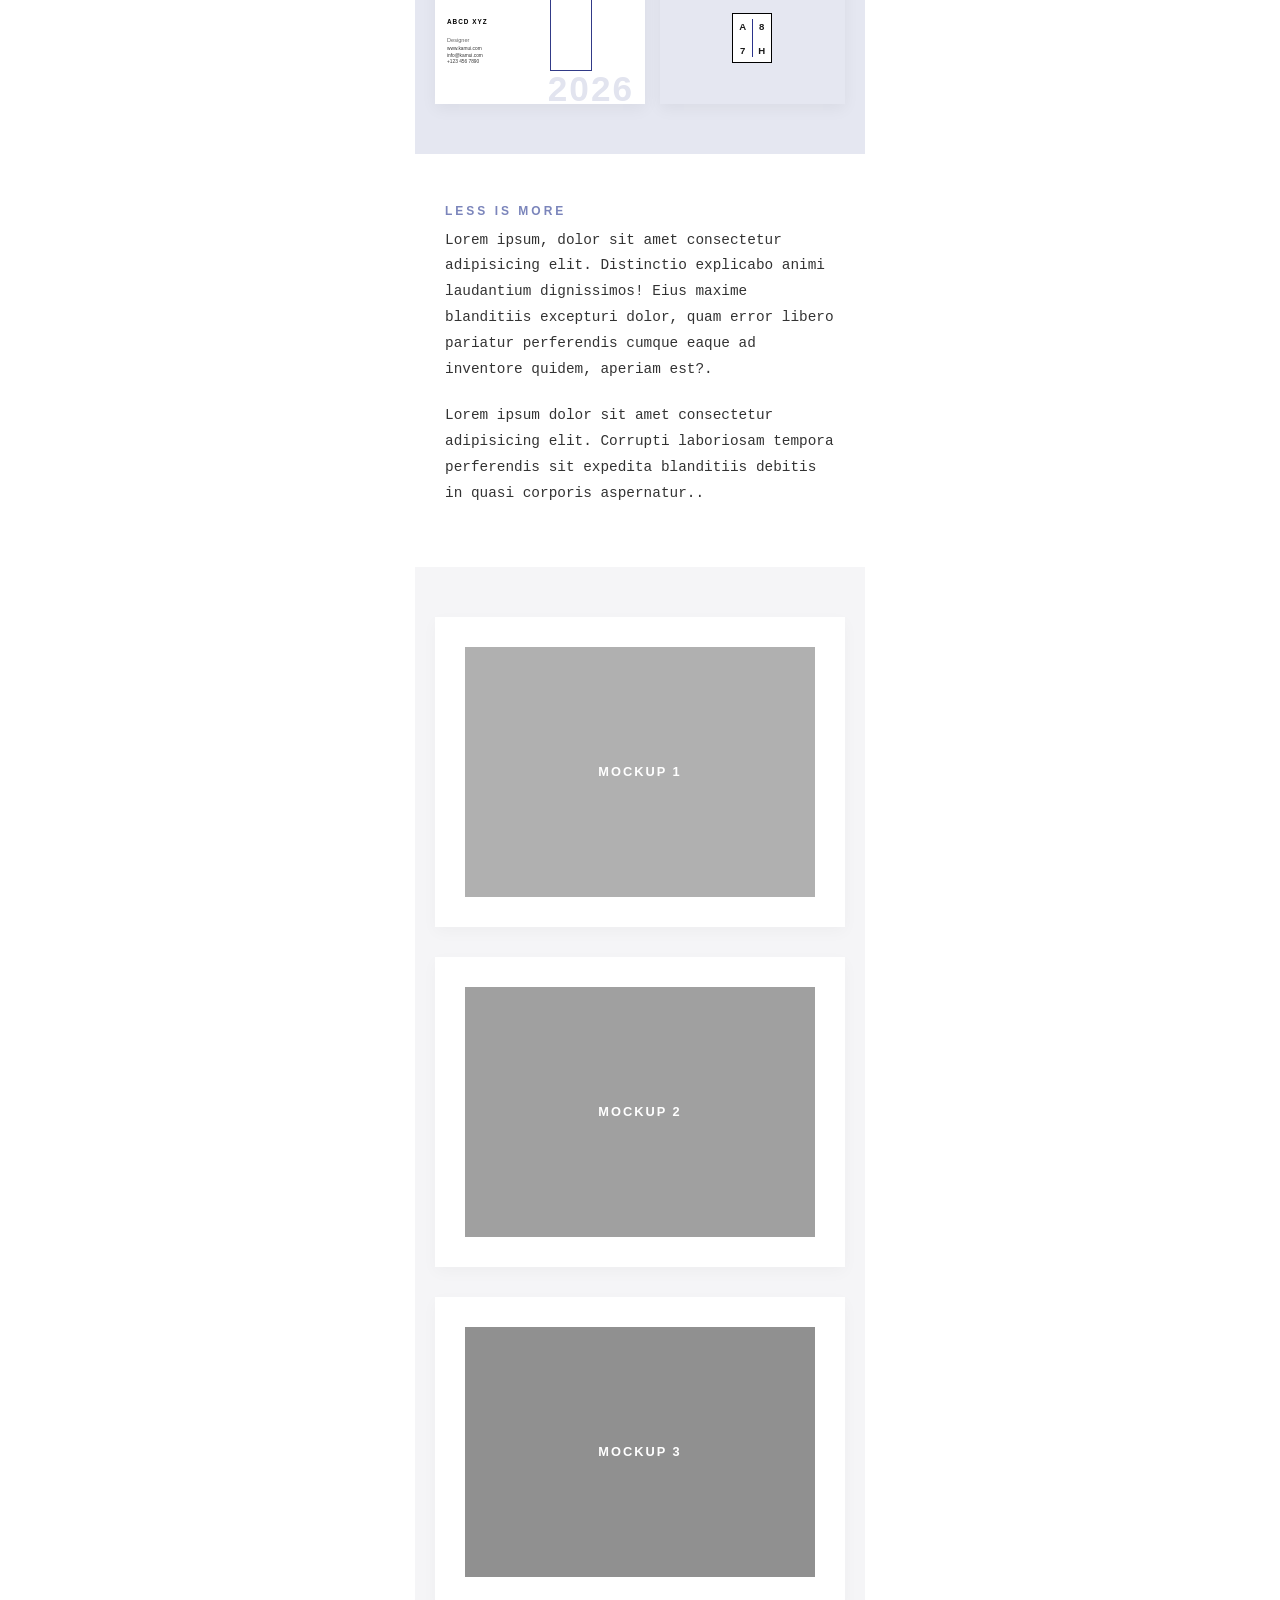
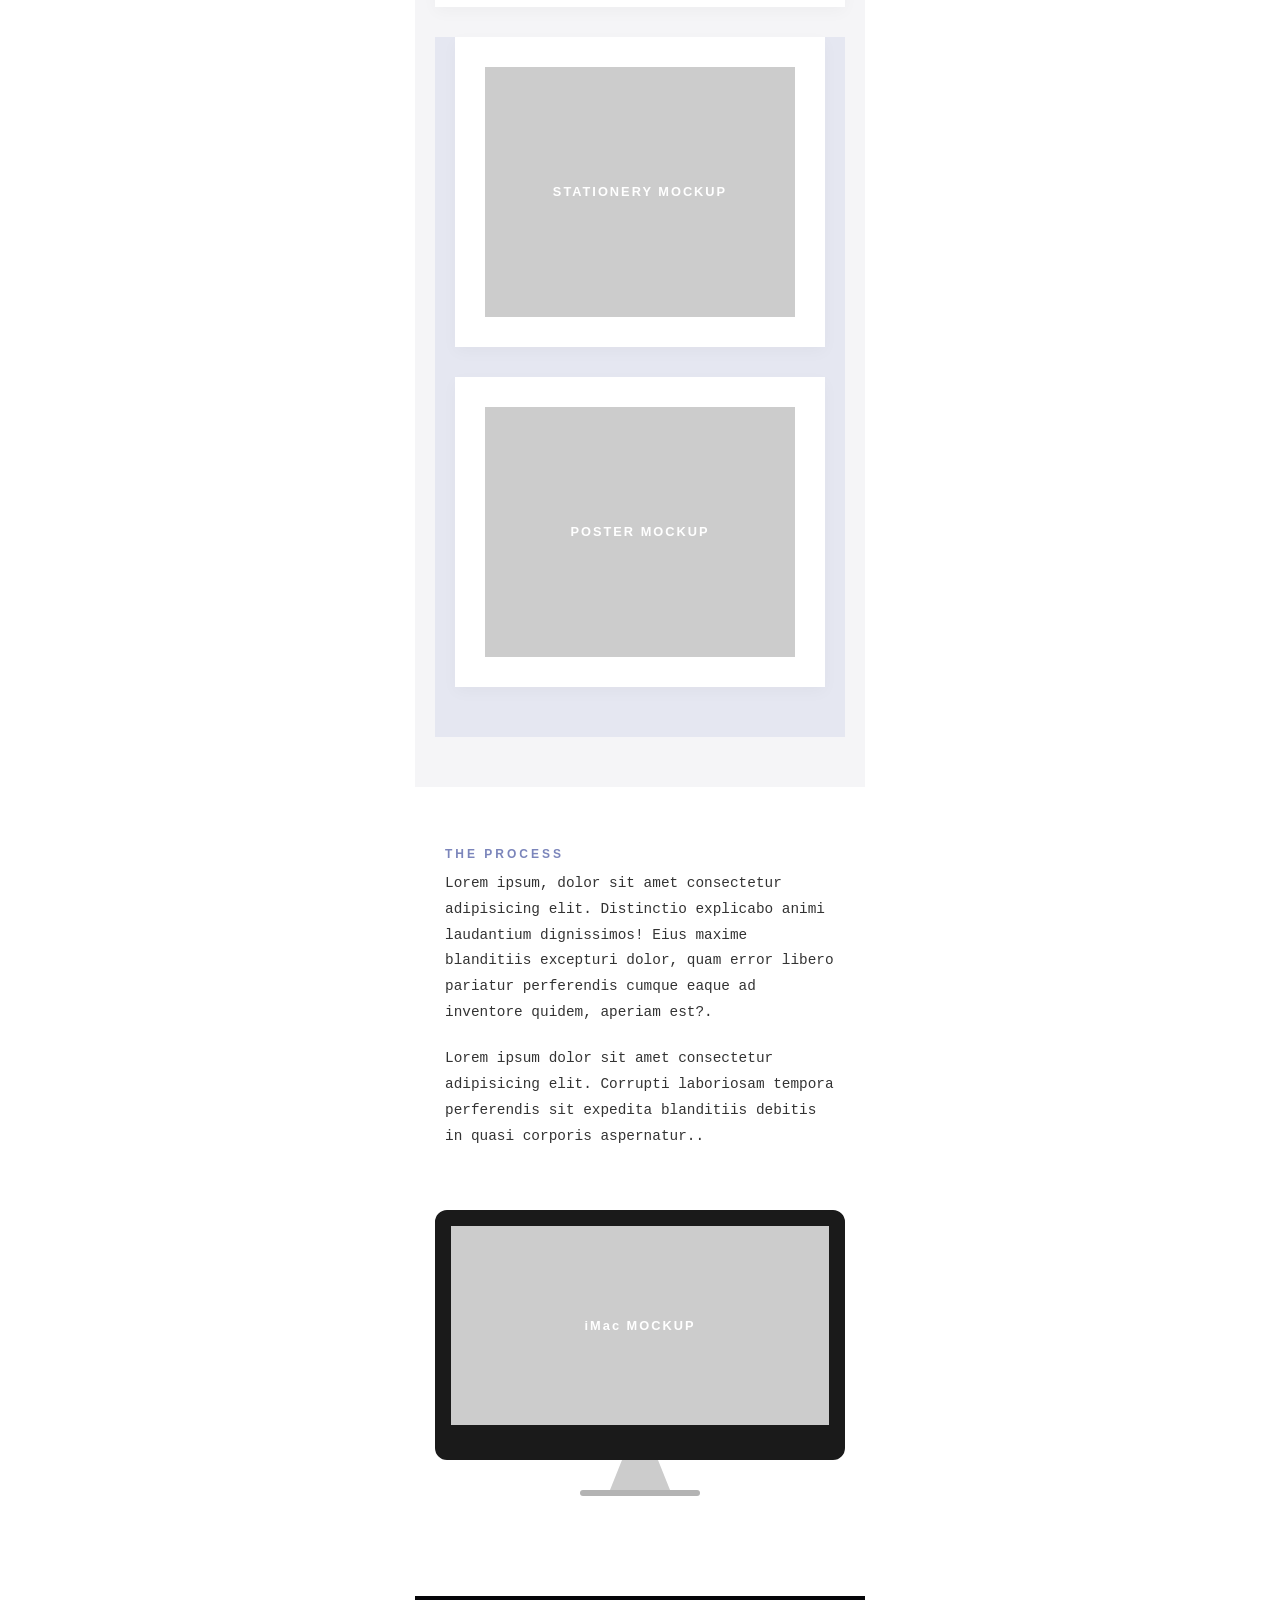
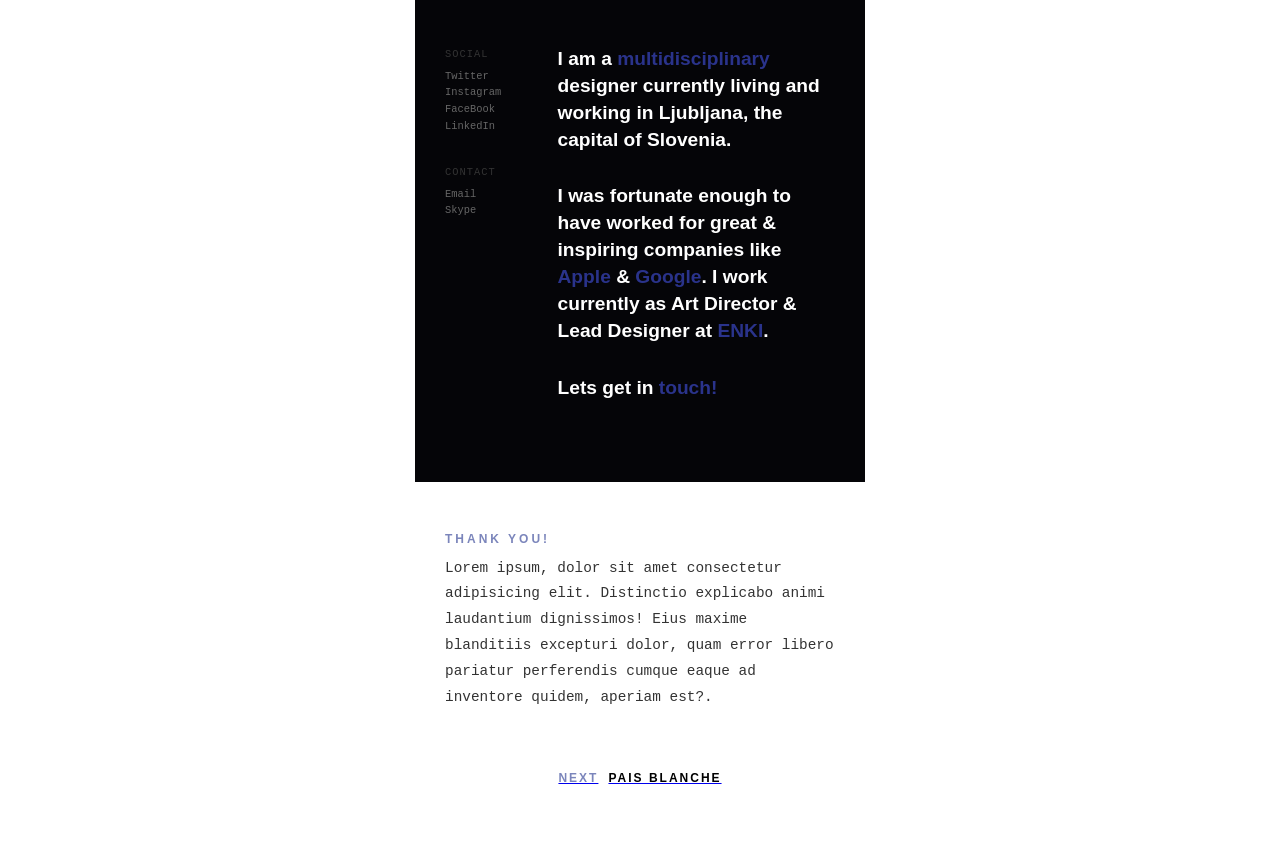
<file: portfolio.html>
<!DOCTYPE html>
<html lang="en">

<head>
    <meta charset="UTF-8">
    <meta name="viewport" content="width=device-width, initial-scale=1.0">
    <title>Portfolio</title>
    <link rel="stylesheet" href="main.css">
</head>

<body>

    <div class="mobile-container">

        <header class="header">
            <div class="nav-item">PROFILE</div>
            <div class="logo">
                <span>A</span><span>8</span>
                <span>7</span><span>H</span>
            </div>
            <div class="nav-item">PROJECTS</div>
        </header>

        <main class="hero-section">
            <div class="blue-frame"></div>
            <h1 class="hero-title">PERSONAL<br>PORTFOLIO</h1>
        </main>

        <section class="project-info">
            <div class="info-block">
                <h4 class="info-label">ROLE</h4>
                <div class="info-content">
                    Designer<br>
                    Developer<br>
                    User Experience<br>
                    Artist
                </div>
            </div>

            <div class="info-block">
                <h4 class="info-label">DATE</h4>
                <div class="info-content">March, 2026</div>
            </div>

            <div class="info-block">
                <h4 class="info-label">AWARDS</h4>
                <div class="info-content">
                    Best Portfolio 2025 - ABCDE<br>
                    SotD - ABCDE<br>
                    Developer Award - XYZZZZ<br>
                    Honorable Mention - XYZZZZ
                </div>
            </div>
        </section>

        <section class="text-section">
            <h4 class="info-label">CHASING PERFECTION</h4>
            <p>Lorem ipsum, dolor sit amet consectetur adipisicing elit. Distinctio explicabo animi laudantium
                dignissimos! Eius maxime blanditiis excepturi dolor, quam error libero pariatur perferendis cumque eaque
                ad inventore quidem, aperiam est?.</p>
            <p>Lorem ipsum dolor sit amet consectetur adipisicing elit. Corrupti laboriosam tempora perferendis sit
                expedita blanditiis debitis in quasi corporis aspernatur..</p>
        </section>

        <section class="logo-blocks">
            <div class="logo-box blue">
                <div class="logo"><span>A</span><span>8</span><span>7</span><span>H</span></div>
            </div>
            <div class="logo-box white">
                <div class="logo"><span>A</span><span>8</span><span>7</span><span>H</span></div>
            </div>
        </section>



        <section class="palette">
            <div class="color-card c-blue">
                <div class="color-data">
                    <div>
                        <h5>PANTONE</h5>
                        <p>Coated Blue 072 C</p>
                    </div>
                    <div>
                        <p><strong>C</strong> 100%</p>
                        <p><strong>M</strong> 95%</p>
                        <p><strong>Y</strong> 0%</p>
                    </div>
                    <div>
                        <p><strong>R</strong> 16</p>
                        <p><strong>G</strong> 6</p>
                        <p><strong>B</strong> 159</p>
                    </div>
                    <div>
                        <h5>HEX</h5>
                        <p>#10069F</p>
                    </div>
                </div>
                <div class="swatches">
                    <div class="swatch"></div>
                    <div class="swatch"></div>
                    <div class="swatch"></div>
                    <div class="swatch"></div>
                    <div class="swatch"></div>
                </div>
            </div>
            <div class="color-card c-black">
                <div class="color-data">
                    <div>
                        <h5>PANTONE</h5>
                        <p>Coated Black 6 C</p>
                    </div>
                    <div>
                        <p><strong>C</strong> 81%</p>
                        <p><strong>M</strong> 71%</p>
                    </div>
                    <div>
                        <p><strong>R</strong> 16</p>
                        <p><strong>G</strong> 24</p>
                    </div>
                    <div>
                        <h5>HEX</h5>
                        <p>#10181F</p>
                    </div>
                </div>
                <div class="swatches">
                    <div class="swatch"></div>
                    <div class="swatch"></div>
                    <div class="swatch"></div>
                    <div class="swatch"></div>
                    <div class="swatch"></div>
                </div>
            </div>
            <div class="color-card c-gray">
                <div class="color-data">
                    <div>
                        <h5>PANTONE</h5>
                        <p>Coated 7667 C</p>
                    </div>
                    <div>
                        <p><strong>C</strong> 81%</p>
                        <p><strong>M</strong> 71%</p>
                    </div>
                    <div>
                        <p><strong>R</strong> 16</p>
                        <p><strong>G</strong> 24</p>
                    </div>
                    <div>
                        <h5>HEX</h5>
                        <p>#A3A8B7</p>
                    </div>
                </div>
                <div class="swatches">
                    <div class="swatch"></div>
                    <div class="swatch"></div>
                    <div class="swatch"></div>
                    <div class="swatch"></div>
                    <div class="swatch"></div>
                </div>
            </div>
        </section>


        <section class="typography-showcase">

            <div class="typo-card typo-light">
                <p class="typo-name mono-text">Avenir Next</p>
                <h2 class="typo-display sans-font">AaBbCc123</h2>
                <div class="typo-characters sans-font">
                    <p>ABCDEFGHIJKLMNOPQRSTUVWXYZ</p>
                    <p>abcdefghijklmnopqrstuvwxyz</p>
                    <p>1234567890!"#$%&'()*+,-./</p>
                </div>
            </div>

            <div class="typo-card typo-dark bg-blue">
                <p class="typo-name mono-text">Source Code Pro</p>
                <h2 class="typo-display mono-text">AaBbCc123</h2>
                <div class="typo-characters mono-text">
                    <p>ABCDEFGHIJKLMNOPQRSTUVWXYZ</p>
                    <p>abcdefghijklmnopqrstuvwxyz</p>
                    <p>1234567890!"#$%&'()=~/@</p>
                </div>
            </div>

        </section>


        <section class="text-section">
            <h4 class="info-label">FOCUS</h4>
            <p>Lorem ipsum, dolor sit amet consectetur adipisicing elit. Distinctio explicabo animi laudantium
                dignissimos! Eius maxime blanditiis excepturi dolor, quam error libero pariatur perferendis cumque eaque
                ad inventore quidem, aperiam est?.</p>
            <p>Lorem ipsum dolor sit amet consectetur adipisicing elit. Corrupti laboriosam tempora perferendis sit
                expedita blanditiis debitis in quasi corporis aspernatur..</p>
        </section>


        <section class="business-cards-section">

            <div class="flat-cards-container">
                <div class="biz-card card-front mono-text">
                    <div class="card-content">
                        <div class="card-title">
                            <strong>ABCD XYZ</strong><br>
                            <span>Designer</span>
                        </div>
                        <div class="card-contact">
                            www.kamui.com<br>
                            info@kamui.com<br>
                            +123 456 7890
                        </div>
                    </div>
                    <div class="card-blue-border"></div>
                    <div class="card-watermark sans-font">2026</div>
                </div>

                <div class="biz-card card-back bg-blue">
                    <div class="logo logo-white">
                        <span>A</span><span>8</span>
                        <span>7</span><span>H</span>
                    </div>
                </div>
            </div>

        </section>



        <section class="text-section" style="margin-top: 50px;">
            <h4 class="info-label">LESS IS MORE</h4>
            <p>Lorem ipsum, dolor sit amet consectetur adipisicing elit. Distinctio explicabo animi laudantium
                dignissimos! Eius maxime blanditiis excepturi dolor, quam error libero pariatur perferendis cumque eaque
                ad inventore quidem, aperiam est?.</p>
            <p>Lorem ipsum dolor sit amet consectetur adipisicing elit. Corrupti laboriosam tempora perferendis sit
                expedita blanditiis debitis in quasi corporis aspernatur..</p>
        </section>

        <section class="mockup-gallery">

            <div class="mockup-item">
                <div class="png-block block-cards">MOCKUP 1</div>
            </div>

            <div class="mockup-item">
                <div class="png-block block-stack">MOCKUP 2</div>
            </div>

            <div class="mockup-item">
                <div class="png-block block-stationery">MOCKUP 3</div>
            </div>

            <section class="keep-going-mockups">

                <div class="mockup-item">
                    <div class="png-block block-stationery-flatlay">STATIONERY MOCKUP</div>
                </div>

                <div class="mockup-item">
                    <div class="png-block block-poster">POSTER MOCKUP</div>
                </div>

            </section>

        </section>

        <section class="less-is-more-section">

            <section class="text-section">
                <h4 class="info-label">THE PROCESS</h4>
                <p>Lorem ipsum, dolor sit amet consectetur adipisicing elit. Distinctio explicabo animi laudantium
                    dignissimos! Eius maxime blanditiis excepturi dolor, quam error libero pariatur perferendis cumque
                    eaque ad inventore quidem, aperiam est?.</p>
                <p>Lorem ipsum dolor sit amet consectetur adipisicing elit. Corrupti laboriosam tempora perferendis sit
                    expedita blanditiis debitis in quasi corporis aspernatur..</p>
            </section>

            <div class="device-mockup-container">
                <div class="png-block block-imac">
                    iMac MOCKUP
                </div>
                <div class="imac-stand"></div>
                <div class="imac-base"></div>
            </div>

        </section>

















































        <section class="dark-section">
            <div class="dark-layout">
                <div class="dark-sidebar">
                    <div class="sidebar-block">
                        <span>SOCIAL</span>
                        Twitter<br>Instagram<br>FaceBook<br>LinkedIn
                    </div>
                    <div class="sidebar-block">
                        <span>CONTACT</span>
                        Email<br>Skype
                    </div>
                </div>
                <div class="dark-content">
                    <p>I am a <span class="highlight-blue">multidisciplinary</span> designer currently living and
                        working in Ljubljana, the capital of Slovenia.</p>
                    <p>I was fortunate enough to have worked for great & inspiring companies like <span
                            class="highlight-blue">Apple</span> & <span class="highlight-blue">Google</span>. I work
                        currently as Art Director & Lead Designer at <span class="highlight-blue">ENKI</span>.</p>
                    <p>Lets get in <span class="highlight-blue">touch!</span></p>
                </div>
            </div>
        </section>

        <section class="text-section" style="margin-top: 50px;">
            <h4 class="info-label">THANK YOU!</h4>
            <p>Lorem ipsum, dolor sit amet consectetur adipisicing elit. Distinctio explicabo animi laudantium
                dignissimos! Eius maxime blanditiis excepturi dolor, quam error libero pariatur perferendis cumque eaque
                ad inventore quidem, aperiam est?.</p>
        </section>

        <footer class="project-list">
            <ul>
                <a href="page3.html">
                    <li><span>NEXT</span> PAIS BLANCHE</li>
                </a>
            </ul>
        </footer>

    </div>

</body>

</html>
</file>
<file: main.css>
* {
    margin: 0;
    padding: 0;
    box-sizing: border-box;
}

body {
    font-family: 'Helvetica Neue', Helvetica, Arial, sans-serif;
    background-color: #ffffff;
    color: #1a1a1a;
    display: flex;
    justify-content: center;
    padding: 0;
    -webkit-font-smoothing: antialiased;
}

.mobile-container {
    width: 100%;
    max-width: 450px;
    background: #fff;
    position: relative;
    overflow-x: hidden;
    padding-bottom: 50px;
}

.header {
    display: flex;
    justify-content: space-between;
    align-items: center;
    padding: 20px;
    background-color: rgba(255, 255, 255, 0.95);
    position: sticky;
    top: 0;
    z-index: 100;
}

.nav-item {
    font-size: 0.75rem;
    font-weight: 800;
    letter-spacing: 2px;
}

.logo {
    border: 1.5px solid #000;
    width: 40px;
    height: 50px;
    display: grid;
    grid-template-columns: 1fr 1fr;
    grid-template-rows: 1fr 1fr;
    align-items: center;
    justify-items: center;
    font-size: 0.6rem;
    font-weight: bold;
    position: relative;
    background: #fff;
}

.logo::after {
    content: '';
    position: absolute;
    top: 10%;
    bottom: 10%;
    left: 50%;
    border-left: 1.5px solid #2a338b;
}


.hero-section {
    position: relative;
    height: 550px;
    margin: 0 20px 40px 20px;
}

.blue-frame {
    position: absolute;
    top: 0;
    right: 0;
    bottom: 0;
    left: 0;
    border: 8px solid #2a338b;
    background-color: transparent;
    z-index: 1;
}

.hero-image {
    position: absolute;
    top: 10px;
    left: 10px;
    right: 10px;
    bottom: 10px;
    width: calc(100% - 20px);
    height: calc(100% - 20px);
    object-fit: cover;
    z-index: 0;
    filter: grayscale(100%) sepia(100%) hue-rotate(190deg) saturate(300%) contrast(1.1) brightness(1.2);
}

.hero-title {
    position: absolute;
    top: 50%;
    left: 50%;
    transform: translate(-50%, -50%);
    font-size: 2.8rem;
    font-weight: 900;
    letter-spacing: 6px;
    line-height: 1.1;
    color: #000;
    z-index: 5;
    width: 100%;
    text-align: center;
}

.project-info {
    padding: 0 30px;
    margin-bottom: 50px;
}

.info-block {
    margin-bottom: 25px;
}

.info-label {
    font-size: 0.75rem;
    color: #7b85bb;
    letter-spacing: 3px;
    margin-bottom: 10px;
    text-transform: uppercase;
}

.info-content {
    font-family: 'Courier New', Courier, monospace;
    font-size: 0.85rem;
    line-height: 1.6;
}

.text-section {
    padding: 0 30px;
    margin-bottom: 60px;
}

.text-section p {
    font-family: 'Courier New', Courier, monospace;
    font-size: 0.9rem;
    line-height: 1.8;
    color: #333;
    margin-bottom: 20px;
}

.color-section {
    padding: 0 20px;
    margin-bottom: 50px;
}

.color-card {
    background-color: #2a338b;
    color: #fff;
    font-family: 'Helvetica Neue', sans-serif;
}

.color-data {
    padding: 30px 20px;
    display: flex;
    justify-content: space-between;
    font-size: 0.65rem;
    letter-spacing: 1px;
}

.data-col h5 {
    font-weight: bold;
    margin-bottom: 5px;
}

.data-col p {
    margin-bottom: 3px;
    opacity: 0.8;
}

.color-swatches {
    display: flex;
    height: 30px;
}

.swatch {
    flex: 1;
}

.swatch-1 {
    background-color: #1a2265;
}

.swatch-2 {
    background-color: #3a44a1;
}

.swatch-3 {
    background-color: #5c66bc;
}

.swatch-4 {
    background-color: #8c94d1;
}

.swatch-5 {
    background-color: #cdd1ea;
}

.dark-section {
    background-color: #050508;
    color: #fff;
    padding: 50px 30px;
    margin-top: 40px;
}

.dark-layout {
    display: flex;
    gap: 20px;
}

.dark-sidebar {
    flex: 1;
    font-family: 'Courier New', Courier, monospace;
    font-size: 0.65rem;
    color: #666;
    line-height: 1.6;
}

.sidebar-block {
    margin-bottom: 30px;
}

.sidebar-block span {
    display: block;
    color: #333;
    margin-bottom: 5px;
    letter-spacing: 1px;
}

.dark-content {
    flex: 3;
}

.dark-content p {
    font-size: 1.2rem;
    font-weight: bold;
    line-height: 1.4;
    margin-bottom: 30px;
}

.highlight-blue {
    color: #2a338b;
}

.project-list {
    margin-top: 50px;
    padding-bottom: 30px;
}

.project-list ul {
    list-style: none;
    display: flex;
    flex-direction: column;
    gap: 15px;
    align-items: center;
}

.project-list li {
    font-size: 0.75rem;
    font-weight: 800;
    letter-spacing: 2px;
    color: #000;
    display: flex;
    align-items: center;
    gap: 10px;
}

.project-list li span {
    color: #7b85bb;
}

.logo-blocks {
    display: flex;
    flex-direction: column;
    gap: 20px;
    padding: 0 20px 40px 20px;
}

.logo-box {
    height: 200px;
    display: flex;
    justify-content: center;
    align-items: center;
    border: 1px solid #eee;
}

.logo-box.blue {
    background-color: #313A87;
}

.logo-box.blue .logo {
    border-color: #000;
    color: #000;
}

.logo-box.blue .logo::after {
    border-color: #000;
}

.palette {
    padding: 0 20px 40px 20px;
    display: flex;
    flex-direction: column;
    gap: 20px;
}

.color-card {
    color: #fff;
    display: flex;
    flex-direction: column;
}

.c-blue {
    background-color: #313A87;
}

.c-black {
    background-color: #10181F;
}

.c-gray {
    background-color: #7B85BB;
}

.color-data {
    display: flex;
    justify-content: space-between;
    padding: 20px;
    font-size: 0.6rem;
    letter-spacing: 1px;
}

.color-data h5 {
    font-weight: bold;
    margin-bottom: 5px;
}

.color-data p {
    margin-bottom: 3px;
    opacity: 0.8;
}

.swatches {
    display: flex;
    height: 30px;
}

.swatch {
    flex: 1;
    background: rgba(255, 255, 255, 0.1);
}

.swatch:nth-child(2) {
    background: rgba(255, 255, 255, 0.3);
}

.swatch:nth-child(3) {
    background: rgba(255, 255, 255, 0.5);
}

.swatch:nth-child(4) {
    background: rgba(255, 255, 255, 0.7);
}

.swatch:nth-child(5) {
    background: rgba(255, 255, 255, 0.9);
}


/* --- 5b. TYPOGRAPHY SHOWCASE --- */
.typography-showcase {
    padding: 0 20px 50px 20px;
    display: flex;
    flex-direction: column;
    gap: 20px;
}

.typo-card {
    padding: 40px 30px;
    display: flex;
    flex-direction: column;
    justify-content: center;
}

/* Light Card (Avenir Next) */
.typo-light {
    background-color: #ffffff;
    border: 1px solid #e0e4eb;
    color: #7A81A4;
    /* Matches the gray/purple Pantone color */
}

/* Dark Card (Source Code Pro) */
.typo-dark {
    background-color: red;
    color: #fff;
}

.typo-name {
    font-size: 0.6rem;
    letter-spacing: 1px;
    margin-bottom: 20px;
    opacity: 0.8;
}

.typo-display {
    font-size: 2.8rem;
    font-weight: 600;
    letter-spacing: 2px;
    margin-bottom: 15px;
}

.typo-characters {
    font-size: 0.55rem;
    letter-spacing: 1px;
    line-height: 1.6;
    opacity: 0.8;
}

.sans-font {
    font-family: 'Avenir Next', 'Helvetica Neue', Helvetica, Arial, sans-serif;
}

.focus-block {
    padding-top: 20px;
}

/* --- 5c. FOCUS TEXT HIGHLIGHT --- */
.text-highlight {
    color: #7b85bb;
    /* Faded blue/purple color */
}

/* --- 6. BUSINESS CARDS SHOWCASE --- */
.business-cards-section {
    background-color: #e5e7f1;
    /* Gray background to match edges */
    padding: 40px 20px 50px 20px;
    display: flex;
    flex-direction: column;
    gap: 40px;
}

.flat-cards-container {
    display: flex;
    gap: 15px;
    justify-content: center;
}

/* Individual Card Base Styling */
.biz-card {
    flex: 1;
    aspect-ratio: 1.6 / 1;
    /* Standard business card ratio */
    position: relative;
    overflow: hidden;
    box-shadow: 0 5px 15px rgba(0, 0, 0, 0.05);
}

/* Front Card (White) */
.card-front {
    background-color: #ffffff;
    padding: 12px;
    display: flex;
    flex-direction: column;
    justify-content: center;
    gap: 15px;
}

.card-content {
    position: relative;
    z-index: 5;
    /* Keep text above the watermark */
}

.card-title strong {
    font-size: 0.4rem;
    letter-spacing: 1px;
    color: #000;
}

.card-title span {
    font-size: 0.35rem;
    color: #666;
}

.card-contact {
    font-size: 0.3rem;
    line-height: 1.4;
    color: #333;
}

/* Front Card Decorations */
.card-blue-border {
    position: absolute;
    top: 0;
    right: 25%;
    width: 20%;
    height: 75%;
    border: 1.5px solid #313A87;
    border-top: none;
    z-index: 2;
}

.card-watermark {
    position: absolute;
    bottom: -5px;
    right: 5%;
    font-size: 2.2rem;
    font-weight: 900;
    color: #e2e4ef;
    /* Very light gray */
    letter-spacing: 2px;
    z-index: 1;
}

/* Back Card (Blue) */
.card-back {
    display: flex;
    justify-content: center;
    align-items: center;
}

/* 3D Mockup Image Wrapper */
.card-mockup-wrapper {
    background: #ffffff;
    padding: 20px;
    box-shadow: 0 10px 30px rgba(0, 0, 0, 0.03);
}

/* --- 7. MOCKUP GALLERY (SIMPLE BLOCKS) --- */
.mockup-gallery {
    padding: 50px 20px;
    display: flex;
    flex-direction: column;
    gap: 30px;
    /* Using a light gray background to make the white blocks stand out, matching the previous sections */
    background-color: #f5f5f7;
}

/* White container for each placeholder item */
.mockup-item {
    background-color: #ffffff;
    padding: 40px 20px;
    box-shadow: 0 4px 6px rgba(0, 0, 0, 0.1);
    display: flex;
    justify-content: center;
    align-items: center;
}

/* --- 7. LESS IS MORE & iMac MOCKUP --- */
.less-is-more-section {
    background-color: #ffffff;
    /* Background changes to white here */
    padding-top: 60px;
    padding-bottom: 60px;
}

/* Reusing the text-block from earlier, just adjusting margins if needed */
.less-is-more-section .text-block {
    padding-bottom: 40px;
}

/* Device Mockup Container */
.device-mockup-container {
    padding: 0 20px;
    display: flex;
    flex-direction: column;
    align-items: center;
}

/* Styling the png-block to look slightly like an iMac bezel */
.block-imac {
    height: 220px;
    background-color: #e0e0e0;
    /* Light gray screen */
    color: #666;
    border: 16px solid #1a1a1a;
    /* Thick black bezel */
    border-bottom: 35px solid #1a1a1a;
    /* Thicker bottom chin */
    border-radius: 12px;
}

/* Simple CSS Stand to make it recognizable as a monitor */
.imac-stand {
    width: 60px;
    height: 30px;
    background-color: #cccccc;
    clip-path: polygon(20% 0, 80% 0, 100% 100%, 0% 100%);
}

.imac-base {
    width: 120px;
    height: 6px;
    background-color: #b3b3b3;
    border-radius: 4px;
}

/* --- 6c. KEEP GOING MOCKUPS (SIMPLE BLOCKS) --- */
.keep-going-mockups {
    background-color: #e5e7f1;
    /* Gray background extending from previous sections */
    padding: 0 20px 50px 20px;
    display: flex;
    flex-direction: column;
    gap: 30px;
    /* Spacing between the white cards */
}

/* White container card for the mockups */
.mockup-item {
    background-color: #ffffff;
    padding: 30px;
    /* Creates the white border effect around the image */
    box-shadow: 0 5px 15px rgba(0, 0, 0, 0.03);
    display: flex;
    justify-content: center;
    align-items: center;
    width: 100%;
}

/* Base style for the placeholder blocks */
.png-block {
    width: 100%;
    color: #ffffff;
    font-family: 'Helvetica Neue', Helvetica, Arial, sans-serif;
    font-size: 0.8rem;
    font-weight: bold;
    letter-spacing: 2px;
    display: flex;
    justify-content: center;
    align-items: center;
}

/* Specific sizing for the landscape stationery flat lay */
.block-stationery-flatlay {
    height: 240px;
    background-color: #b3b3b3;
}

/* Specific sizing for the tall hanging poster */
.block-poster {
    height: 380px;
    background-color: #a6a6a6;
}

/* Simple PNG/placeholder block styling */
.png-block {
    width: 100%;
    height: 250px;
    /* Base placeholder height */
    background-color: #ccc;
    /* Gray placeholder color */
    color: #fff;
    font-family: 'Helvetica Neue', sans-serif;
    font-size: 0.8rem;
    font-weight: bold;
    display: flex;
    justify-content: center;
    align-items: center;
}

/* Optional: Different colors for distinct blocks */
.block-cards {
    background-color: #b0b0b0;
}

.block-stack {
    background-color: #a0a0a0;
}

.block-stationery {
    background-color: #909090;
}
</file>
